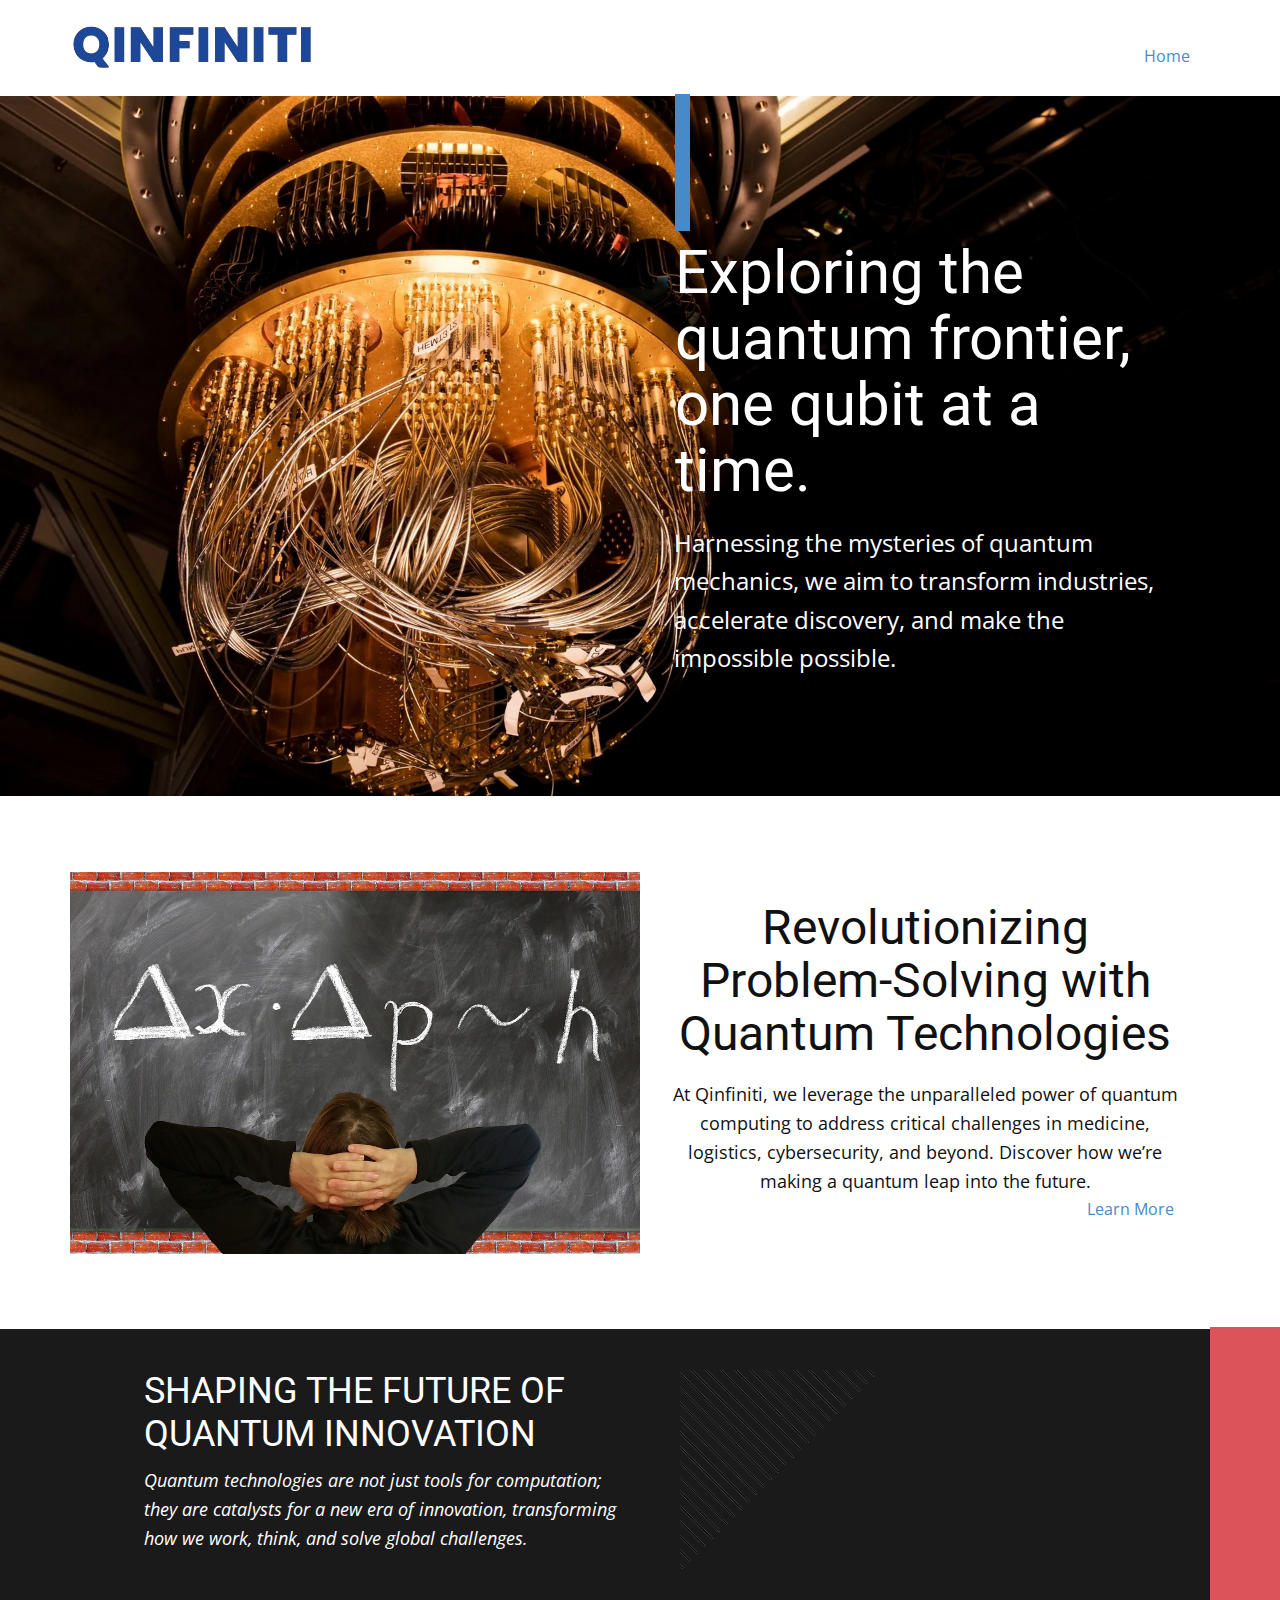
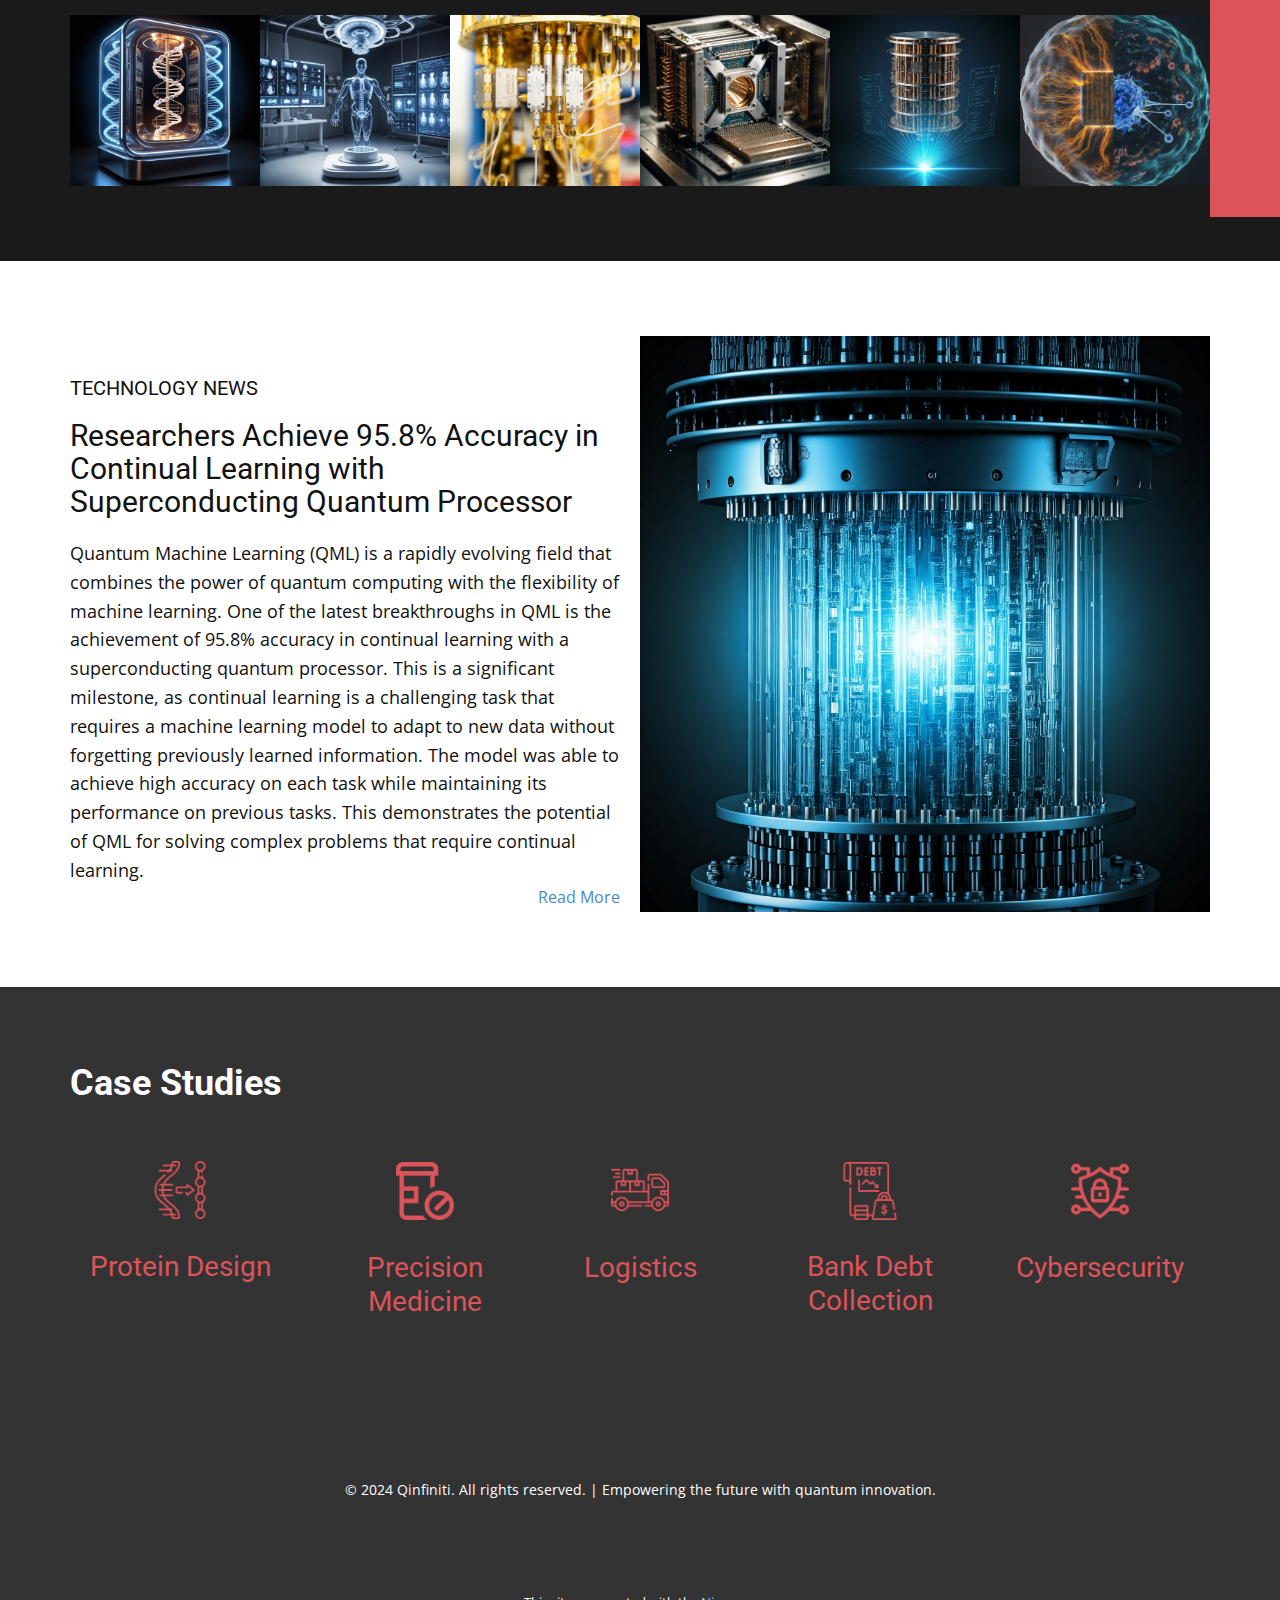
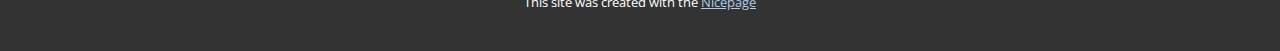
<file: index.html>
<!DOCTYPE html>
<html style="font-size: 16px;" lang="en"><head>
    <meta name="viewport" content="width=device-width, initial-scale=1.0">
    <meta charset="utf-8">
    <meta name="keywords" content="Robots Are The Future, Human-robot, The robots of CES 2019, Technology Trends, Artificial Intelligence Robots And The Future Of Work, INTUITIVE, Robots and AI">
    <meta name="description" content="">
    <title>Home</title>
    <link rel="stylesheet" href="nicepage.css" media="screen">
<link rel="stylesheet" href="index.css" media="screen">
    <script class="u-script" type="text/javascript" src="jquery.js" defer=""></script>
    <script class="u-script" type="text/javascript" src="nicepage.js" defer=""></script>
    <meta name="generator" content="Nicepage 7.1.0, nicepage.com">
    <link id="u-theme-google-font" rel="stylesheet" href="https://fonts.googleapis.com/css?family=Roboto:100,100i,300,300i,400,400i,500,500i,700,700i,900,900i|Open+Sans:300,300i,400,400i,500,500i,600,600i,700,700i,800,800i">
    
    
    
    
    
    
    
    <script type="application/ld+json">{
		"@context": "http://schema.org",
		"@type": "Organization",
		"name": "",
		"logo": "images/logo.png"
}</script>
    <meta name="theme-color" content="#478ac9">
    <meta property="og:title" content="Home">
    <meta property="og:type" content="website">
  <meta data-intl-tel-input-cdn-path="intlTelInput/"></head>
  <body data-home-page="Home.html" data-home-page-title="Home" data-path-to-root="./" data-include-products="false" class="u-body u-xl-mode" data-lang="en"><header class="u-clearfix u-header u-header" id="sec-2166"><div class="u-clearfix u-sheet u-valign-middle u-sheet-1">
        <a href="#" class="u-image u-logo u-image-1" data-image-width="246" data-image-height="48">
          <img src="images/logo.png" class="u-logo-image u-logo-image-1">
        </a>
        <nav class="u-menu u-menu-one-level u-offcanvas u-menu-1">
          <div class="menu-collapse" style="font-size: 1rem; letter-spacing: 0px;">
            <a class="u-button-style u-custom-left-right-menu-spacing u-custom-padding-bottom u-custom-top-bottom-menu-spacing u-hamburger-link u-nav-link u-text-active-palette-1-base u-text-hover-palette-2-base" href="#">
              <svg class="u-svg-link" viewBox="0 0 24 24"><use xlink:href="#menu-hamburger"></use></svg>
              <svg class="u-svg-content" version="1.1" id="menu-hamburger" viewBox="0 0 16 16" x="0px" y="0px" xmlns:xlink="http://www.w3.org/1999/xlink" xmlns="http://www.w3.org/2000/svg"><g><rect y="1" width="16" height="2"></rect><rect y="7" width="16" height="2"></rect><rect y="13" width="16" height="2"></rect>
</g></svg>
            </a>
          </div>
          <div class="u-custom-menu u-nav-container">
            <ul class="u-nav u-unstyled u-nav-1"><li class="u-nav-item"><a class="u-button-style u-nav-link u-text-active-palette-1-base u-text-hover-palette-2-base" href="./" style="padding: 10px 20px;">Home</a>
</li></ul>
          </div>
          <div class="u-custom-menu u-nav-container-collapse">
            <div class="u-black u-container-style u-inner-container-layout u-opacity u-opacity-95 u-sidenav">
              <div class="u-inner-container-layout u-sidenav-overflow">
                <div class="u-menu-close"></div>
                <ul class="u-align-center u-nav u-popupmenu-items u-unstyled u-nav-2"><li class="u-nav-item"><a class="u-button-style u-nav-link" href="./">Home</a>
</li></ul>
              </div>
            </div>
            <div class="u-black u-menu-overlay u-opacity u-opacity-70"></div>
          </div>
        </nav>
      </div></header>
    <section class="skrollable u-clearfix u-image u-parallax u-section-1" id="carousel_db2f" data-image-width="2240" data-image-height="1680">
      <div class="u-clearfix u-sheet u-valign-middle u-sheet-1">
        <div class="custom-expanded u-container-style u-group u-group-1">
          <div class="u-container-layout u-container-layout-1">
            <div class="u-palette-1-base u-shape u-shape-rectangle u-shape-1"></div>
            <h1 class="u-text u-text-white u-title u-text-1"> Exploring the quantum frontier, one qubit at a time.</h1>
            <p class="u-large-text u-text u-text-body-alt-color u-text-variant u-text-2"> Harnessing the mysteries of quantum mechanics, we aim to transform industries, accelerate discovery, and make the impossible possible.</p>
          </div>
        </div>
      </div>
    </section>
    <section class="u-clearfix u-section-2" id="sec-7214">
      <div class="u-clearfix u-sheet u-sheet-1">
        <div class="data-layout-selected u-clearfix u-expanded-width u-layout-wrap u-layout-wrap-1">
          <div class="u-layout">
            <div class="u-layout-row">
              <div class="u-container-style u-image u-layout-cell u-size-30 u-image-1" data-image-width="1280" data-image-height="699">
                <div class="u-container-layout u-container-layout-1"></div>
              </div>
              <div class="u-align-center u-container-align-center u-container-style u-layout-cell u-size-30 u-layout-cell-2">
                <div class="u-container-layout u-container-layout-2">
                  <h2 class="u-text u-text-default u-text-1"> Revolutionizing Problem-Solving with Quantum Technologies</h2>
                  <p class="u-text u-text-default u-text-2"> At Qinfiniti, we leverage the unparalleled power of quantum computing to address critical challenges in medicine, logistics, cybersecurity, and beyond. Discover how we’re making a quantum leap into the future.<br>
                  </p>
                  <a href="" class="u-border-1 u-border-active-palette-2-base u-border-hover-palette-1-base u-border-no-left u-border-no-right u-border-no-top u-btn u-button-style u-none u-text-palette-1-base u-btn-1">Learn More </a>
                </div>
              </div>
            </div>
          </div>
        </div>
      </div>
    </section>
    <section class="u-clearfix u-grey-90 u-section-3" id="carousel_3328">
      <div class="custom-expanded u-palette-2-base u-shape u-shape-rectangle u-shape-1"></div>
      <div class="custom-expanded u-container-style u-group u-group-1">
        <div class="u-container-layout u-container-layout-1">
          <h3 class="u-text u-text-1"> SHAPING THE FUTURE OF QUANTUM INNOVATION</h3>
          <p class="u-text u-text-2"> Quantum technologies are not just tools for computation; they are catalysts for a new era of innovation, transforming how we work, think, and solve global challenges.</p>
        </div>
      </div>
      <div class="data-layout-selected u-clearfix u-gutter-0 u-layout-wrap u-layout-wrap-1">
        <div class="u-gutter-0 u-layout">
          <div class="u-layout-row">
            <div class="u-container-style u-image u-layout-cell u-left-cell u-size-10 u-image-1" data-image-width="1024" data-image-height="1024">
              <div class="u-container-layout"></div>
            </div>
            <div class="u-container-style u-image u-layout-cell u-size-10 u-image-2" data-image-width="1024" data-image-height="1024">
              <div class="u-container-layout"></div>
            </div>
            <div class="u-container-style u-image u-layout-cell u-size-10 u-image-3" data-image-width="1380" data-image-height="776">
              <div class="u-container-layout"></div>
            </div>
            <div class="u-container-style u-image u-layout-cell u-size-10 u-image-4" data-image-width="1024" data-image-height="1024">
              <div class="u-container-layout"></div>
            </div>
            <div class="u-container-style u-image u-layout-cell u-size-10 u-image-5" data-image-width="2048" data-image-height="2048">
              <div class="u-container-layout"></div>
            </div>
            <div class="u-container-style u-image u-layout-cell u-size-10 u-image-6" data-image-width="1536" data-image-height="1536">
              <div class="u-container-layout"></div>
            </div>
          </div>
        </div>
      </div>
      <img src="images/1q.png" alt="" class="u-image u-image-default u-image-7" data-image-width="395" data-image-height="396">
    </section>
    <section class="u-clearfix u-section-4" id="carousel_792d">
      <div class="u-clearfix u-sheet u-sheet-1">
        <div class="data-layout-selected u-clearfix u-expanded-width u-gutter-0 u-layout-spacing-top u-layout-wrap u-layout-wrap-1">
          <div class="u-gutter-0 u-layout">
            <div class="u-layout-row">
              <div class="u-container-style u-layout-cell u-left-cell u-size-30 u-layout-cell-1">
                <div class="u-container-layout u-container-layout-1">
                  <h5 class="u-text u-text-1">TECHNOLOGY NEWS</h5>
                  <h2 class="u-text u-text-2"> Researchers Achieve 95.8% Accuracy in Continual Learning with Superconducting Quantum Processor</h2>
                  <p class="u-text u-text-3"> Quantum Machine Learning (QML) is a rapidly evolving field that combines the power of quantum computing with the flexibility of machine learning. One of the latest breakthroughs in QML is the achievement of 95.8% accuracy in continual learning with a superconducting quantum processor. This is a significant milestone, as continual learning is a challenging task that requires a machine learning model to adapt to new data without forgetting previously learned information. The model was able to achieve high accuracy on each task while maintaining its performance on previous tasks. This demonstrates the potential of QML for solving complex problems that require continual learning.<br>
                  </p>
                  <a href="https://thequantuminsider.com/2024/09/18/quantum-machine-learning-advances-researchers-achieve-95-8-accuracy-in-continual-learning-with-superconducting-quantum-processor/" class="u-border-1 u-border-active-palette-2-base u-border-hover-palette-1-base u-border-no-left u-border-no-right u-border-no-top u-btn u-button-style u-none u-text-palette-1-base u-btn-1" target="_blank">Read More </a>
                </div>
              </div>
              <div class="u-align-left u-container-align-left u-container-style u-image u-layout-cell u-right-cell u-size-30 u-image-1" data-image-width="2048" data-image-height="2048">
                <div class="u-container-layout u-valign-middle u-container-layout-2" src=""></div>
              </div>
            </div>
          </div>
        </div>
      </div>
    </section>
    <section class="u-clearfix u-grey-80 u-section-5" id="carousel_dd11">
      <div class="u-clearfix u-sheet u-sheet-1">
        <h3 class="u-text u-text-default u-text-1">Case Studies</h3>
        <div class="data-layout-selected u-align-left-lg u-align-left-md u-align-left-sm u-align-left-xl u-clearfix u-expanded-width u-gutter-10 u-layout-spacing-vertical u-layout-wrap u-layout-wrap-1">
          <div class="u-gutter-0 u-layout">
            <div class="u-layout-row">
              <div class="u-align-left u-container-align-left u-container-style u-layout-cell u-shape-rectangle u-size-12 u-layout-cell-1">
                <div class="u-container-layout u-container-layout-1">
                  <span class="u-align-center u-file-icon u-icon u-text-palette-2-base u-icon-1">
                    <img src="images/10008899-e73f02a7.png" alt="">
                  </span>
                  <h3 class="u-align-center u-text u-text-palette-2-base u-text-2"> Pro​tein Design</h3>
                </div>
              </div>
              <div class="u-align-left u-container-align-left u-container-style u-layout-cell u-shape-rectangle u-size-12 u-layout-cell-2">
                <div class="u-container-layout u-container-layout-2">
                  <span class="u-align-center u-file-icon u-icon u-text-palette-2-base u-icon-2">
                    <img src="images/1523165-47bfcf70.png" alt="">
                  </span>
                  <h3 class="u-align-center u-text u-text-palette-2-base u-text-3">Precision Medicine</h3>
                </div>
              </div>
              <div class="u-align-left u-container-align-left-lg u-container-align-left-xl u-container-style u-layout-cell u-shape-rectangle u-size-12 u-layout-cell-3">
                <div class="u-container-layout u-container-layout-3">
                  <span class="u-align-center u-file-icon u-icon u-text-palette-2-base u-icon-3">
                    <img src="images/12981637-bb38d638.png" alt="">
                  </span>
                  <h3 class="u-align-center u-text u-text-palette-2-base u-text-4"> Logistics</h3>
                </div>
              </div>
              <div class="u-container-style u-layout-cell u-shape-rectangle u-size-12 u-layout-cell-4">
                <div class="u-container-layout u-container-layout-4">
                  <span class="u-align-center u-file-icon u-icon u-text-palette-2-base u-icon-4">
                    <img src="images/8583677-c11063c1.png" alt="">
                  </span>
                  <h3 class="u-align-center u-text u-text-palette-2-base u-text-5"> Bank Debt Collection</h3>
                </div>
              </div>
              <div class="u-container-style u-layout-cell u-shape-rectangle u-size-12 u-layout-cell-5">
                <div class="u-container-layout u-container-layout-5">
                  <span class="u-align-center u-file-icon u-icon u-text-palette-2-base u-icon-5">
                    <img src="images/4744226-2c523e61.png" alt="">
                  </span>
                  <h3 class="u-align-center u-text u-text-palette-2-base u-text-6"> Cybersecurity</h3>
                </div>
              </div>
            </div>
          </div>
        </div>
      </div>
    </section>
    
    
    
    <footer class="u-align-center u-clearfix u-container-align-center u-footer u-grey-80 u-footer" id="sec-8e0b"><div class="u-clearfix u-sheet u-sheet-1">
        <p class="u-align-center u-small-text u-text u-text-variant u-text-1"> © 2024 Qinfiniti. All rights reserved. | Empowering the future with quantum innovation.</p>
      </div></footer>
    <section class="u-backlink u-clearfix u-grey-80">
      <p class="u-text">
        <span>This site was created with the </span>
        <a class="u-link" href="https://nicepage.com/" target="_blank" rel="nofollow">
          <span>Nicepage</span>
        </a>
      </p>
    </section>
  
</body></html>
</file>
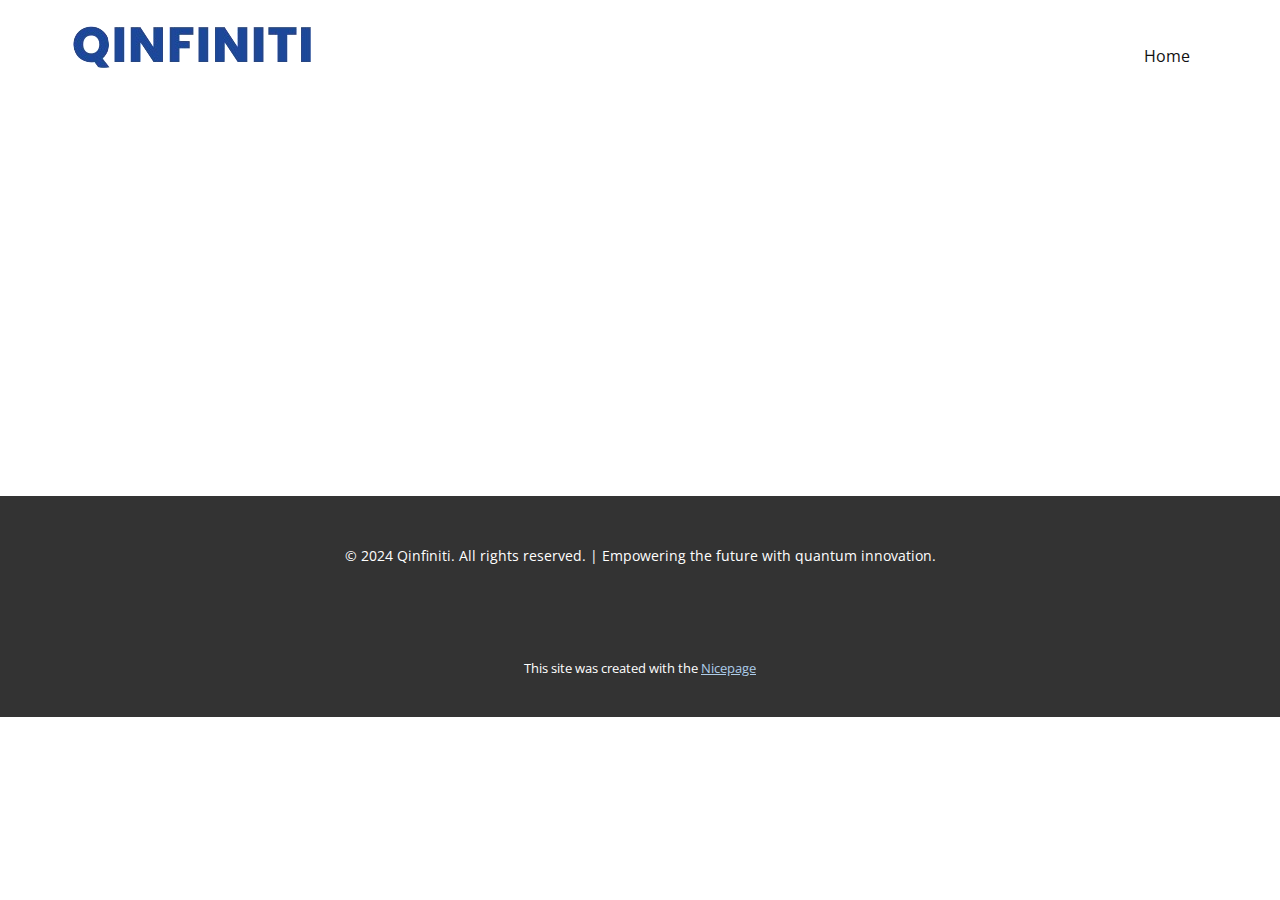
<file: About.html>
<!DOCTYPE html>
<html style="font-size: 16px;" lang="en"><head>
    <meta name="viewport" content="width=device-width, initial-scale=1.0">
    <meta charset="utf-8">
    <meta name="keywords" content="">
    <meta name="description" content="">
    <title>About</title>
    <link rel="stylesheet" href="nicepage.css" media="screen">
<link rel="stylesheet" href="About.css" media="screen">
    <script class="u-script" type="text/javascript" src="jquery.js" defer=""></script>
    <script class="u-script" type="text/javascript" src="nicepage.js" defer=""></script>
    <meta name="generator" content="Nicepage 7.1.0, nicepage.com">
    <link id="u-theme-google-font" rel="stylesheet" href="https://fonts.googleapis.com/css?family=Roboto:100,100i,300,300i,400,400i,500,500i,700,700i,900,900i|Open+Sans:300,300i,400,400i,500,500i,600,600i,700,700i,800,800i">
    
    
    
    <script type="application/ld+json">{
		"@context": "http://schema.org",
		"@type": "Organization",
		"name": "",
		"logo": "images/logo.png"
}</script>
    <meta name="theme-color" content="#478ac9">
    <meta property="og:title" content="About">
    <meta property="og:type" content="website">
  <meta data-intl-tel-input-cdn-path="intlTelInput/"></head>
  <body data-path-to-root="./" data-include-products="false" class="u-body u-xl-mode" data-lang="en"><header class="u-clearfix u-header u-header" id="sec-2166"><div class="u-clearfix u-sheet u-valign-middle u-sheet-1">
        <a href="#" class="u-image u-logo u-image-1" data-image-width="246" data-image-height="48">
          <img src="images/logo.png" class="u-logo-image u-logo-image-1">
        </a>
        <nav class="u-menu u-menu-one-level u-offcanvas u-menu-1">
          <div class="menu-collapse" style="font-size: 1rem; letter-spacing: 0px;">
            <a class="u-button-style u-custom-left-right-menu-spacing u-custom-padding-bottom u-custom-top-bottom-menu-spacing u-hamburger-link u-nav-link u-text-active-palette-1-base u-text-hover-palette-2-base" href="#">
              <svg class="u-svg-link" viewBox="0 0 24 24"><use xlink:href="#menu-hamburger"></use></svg>
              <svg class="u-svg-content" version="1.1" id="menu-hamburger" viewBox="0 0 16 16" x="0px" y="0px" xmlns:xlink="http://www.w3.org/1999/xlink" xmlns="http://www.w3.org/2000/svg"><g><rect y="1" width="16" height="2"></rect><rect y="7" width="16" height="2"></rect><rect y="13" width="16" height="2"></rect>
</g></svg>
            </a>
          </div>
          <div class="u-custom-menu u-nav-container">
            <ul class="u-nav u-unstyled u-nav-1"><li class="u-nav-item"><a class="u-button-style u-nav-link u-text-active-palette-1-base u-text-hover-palette-2-base" href="./" style="padding: 10px 20px;">Home</a>
</li></ul>
          </div>
          <div class="u-custom-menu u-nav-container-collapse">
            <div class="u-black u-container-style u-inner-container-layout u-opacity u-opacity-95 u-sidenav">
              <div class="u-inner-container-layout u-sidenav-overflow">
                <div class="u-menu-close"></div>
                <ul class="u-align-center u-nav u-popupmenu-items u-unstyled u-nav-2"><li class="u-nav-item"><a class="u-button-style u-nav-link" href="./">Home</a>
</li></ul>
              </div>
            </div>
            <div class="u-black u-menu-overlay u-opacity u-opacity-70"></div>
          </div>
        </nav>
      </div></header>
    <section class="u-clearfix u-section-1" id="sec-2b89">
      <div class="u-clearfix u-sheet u-sheet-1"></div>
    </section>
    
    
    
    <footer class="u-align-center u-clearfix u-container-align-center u-footer u-grey-80 u-footer" id="sec-8e0b"><div class="u-clearfix u-sheet u-sheet-1">
        <p class="u-align-center u-small-text u-text u-text-variant u-text-1"> © 2024 Qinfiniti. All rights reserved. | Empowering the future with quantum innovation.</p>
      </div></footer>
    <section class="u-backlink u-clearfix u-grey-80">
      <p class="u-text">
        <span>This site was created with the </span>
        <a class="u-link" href="https://nicepage.com/" target="_blank" rel="nofollow">
          <span>Nicepage</span>
        </a>
      </p>
    </section>
  
</body></html>
</file>
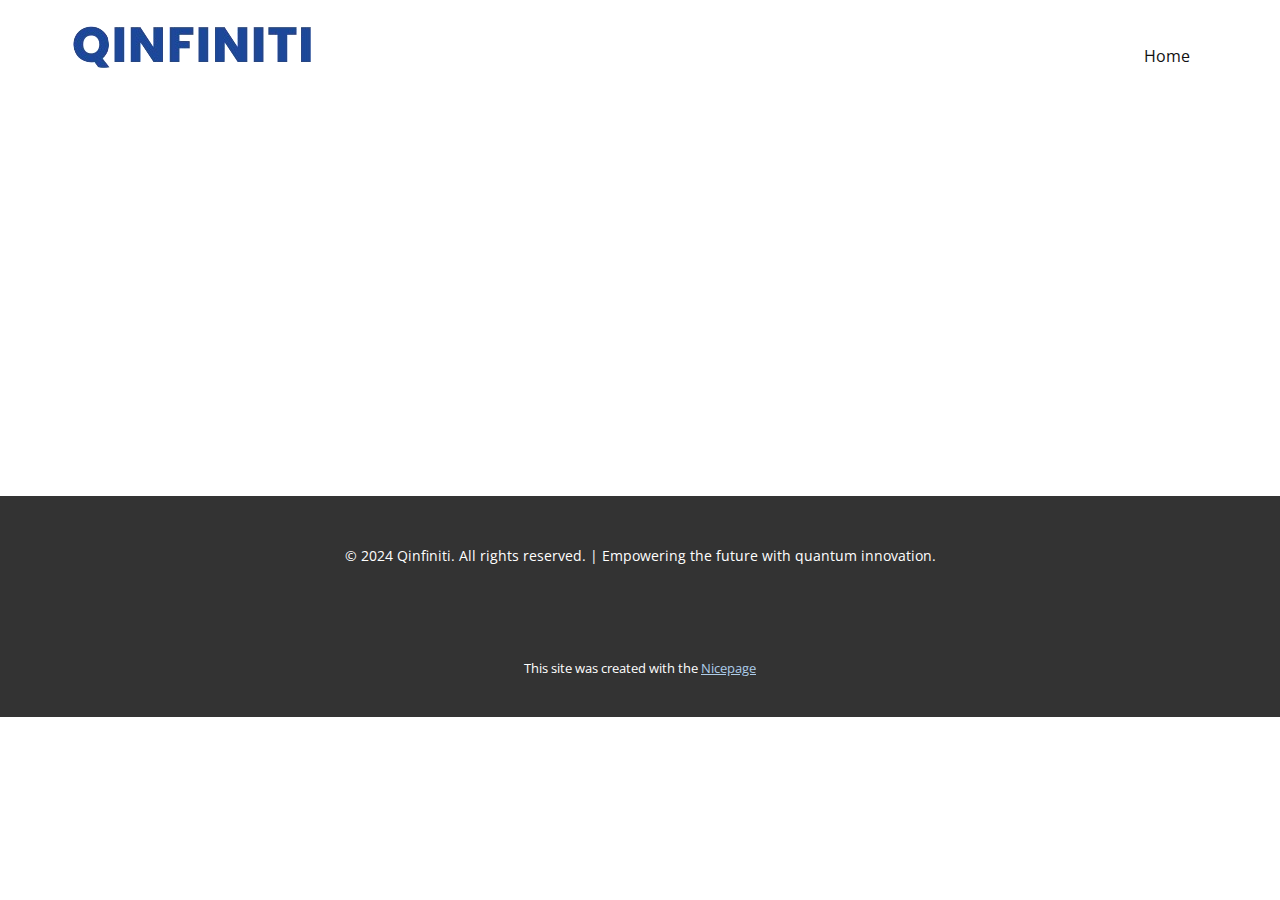
<file: Contact.html>
<!DOCTYPE html>
<html style="font-size: 16px;" lang="en"><head>
    <meta name="viewport" content="width=device-width, initial-scale=1.0">
    <meta charset="utf-8">
    <meta name="keywords" content="">
    <meta name="description" content="">
    <title>Contact</title>
    <link rel="stylesheet" href="nicepage.css" media="screen">
<link rel="stylesheet" href="Contact.css" media="screen">
    <script class="u-script" type="text/javascript" src="jquery.js" defer=""></script>
    <script class="u-script" type="text/javascript" src="nicepage.js" defer=""></script>
    <meta name="generator" content="Nicepage 7.1.0, nicepage.com">
    <link id="u-theme-google-font" rel="stylesheet" href="https://fonts.googleapis.com/css?family=Roboto:100,100i,300,300i,400,400i,500,500i,700,700i,900,900i|Open+Sans:300,300i,400,400i,500,500i,600,600i,700,700i,800,800i">
    
    
    
    <script type="application/ld+json">{
		"@context": "http://schema.org",
		"@type": "Organization",
		"name": "",
		"logo": "images/logo.png"
}</script>
    <meta name="theme-color" content="#478ac9">
    <meta property="og:title" content="Contact">
    <meta property="og:type" content="website">
  <meta data-intl-tel-input-cdn-path="intlTelInput/"></head>
  <body data-path-to-root="./" data-include-products="false" class="u-body u-xl-mode" data-lang="en"><header class="u-clearfix u-header u-header" id="sec-2166"><div class="u-clearfix u-sheet u-valign-middle u-sheet-1">
        <a href="#" class="u-image u-logo u-image-1" data-image-width="246" data-image-height="48">
          <img src="images/logo.png" class="u-logo-image u-logo-image-1">
        </a>
        <nav class="u-menu u-menu-one-level u-offcanvas u-menu-1">
          <div class="menu-collapse" style="font-size: 1rem; letter-spacing: 0px;">
            <a class="u-button-style u-custom-left-right-menu-spacing u-custom-padding-bottom u-custom-top-bottom-menu-spacing u-hamburger-link u-nav-link u-text-active-palette-1-base u-text-hover-palette-2-base" href="#">
              <svg class="u-svg-link" viewBox="0 0 24 24"><use xlink:href="#menu-hamburger"></use></svg>
              <svg class="u-svg-content" version="1.1" id="menu-hamburger" viewBox="0 0 16 16" x="0px" y="0px" xmlns:xlink="http://www.w3.org/1999/xlink" xmlns="http://www.w3.org/2000/svg"><g><rect y="1" width="16" height="2"></rect><rect y="7" width="16" height="2"></rect><rect y="13" width="16" height="2"></rect>
</g></svg>
            </a>
          </div>
          <div class="u-custom-menu u-nav-container">
            <ul class="u-nav u-unstyled u-nav-1"><li class="u-nav-item"><a class="u-button-style u-nav-link u-text-active-palette-1-base u-text-hover-palette-2-base" href="./" style="padding: 10px 20px;">Home</a>
</li></ul>
          </div>
          <div class="u-custom-menu u-nav-container-collapse">
            <div class="u-black u-container-style u-inner-container-layout u-opacity u-opacity-95 u-sidenav">
              <div class="u-inner-container-layout u-sidenav-overflow">
                <div class="u-menu-close"></div>
                <ul class="u-align-center u-nav u-popupmenu-items u-unstyled u-nav-2"><li class="u-nav-item"><a class="u-button-style u-nav-link" href="./">Home</a>
</li></ul>
              </div>
            </div>
            <div class="u-black u-menu-overlay u-opacity u-opacity-70"></div>
          </div>
        </nav>
      </div></header>
    <section class="u-clearfix u-section-1" id="sec-c2f1">
      <div class="u-clearfix u-sheet u-sheet-1"></div>
    </section>
    
    
    
    <footer class="u-align-center u-clearfix u-container-align-center u-footer u-grey-80 u-footer" id="sec-8e0b"><div class="u-clearfix u-sheet u-sheet-1">
        <p class="u-align-center u-small-text u-text u-text-variant u-text-1"> © 2024 Qinfiniti. All rights reserved. | Empowering the future with quantum innovation.</p>
      </div></footer>
    <section class="u-backlink u-clearfix u-grey-80">
      <p class="u-text">
        <span>This site was created with the </span>
        <a class="u-link" href="https://nicepage.com/" target="_blank" rel="nofollow">
          <span>Nicepage</span>
        </a>
      </p>
    </section>
  
</body></html>
</file>
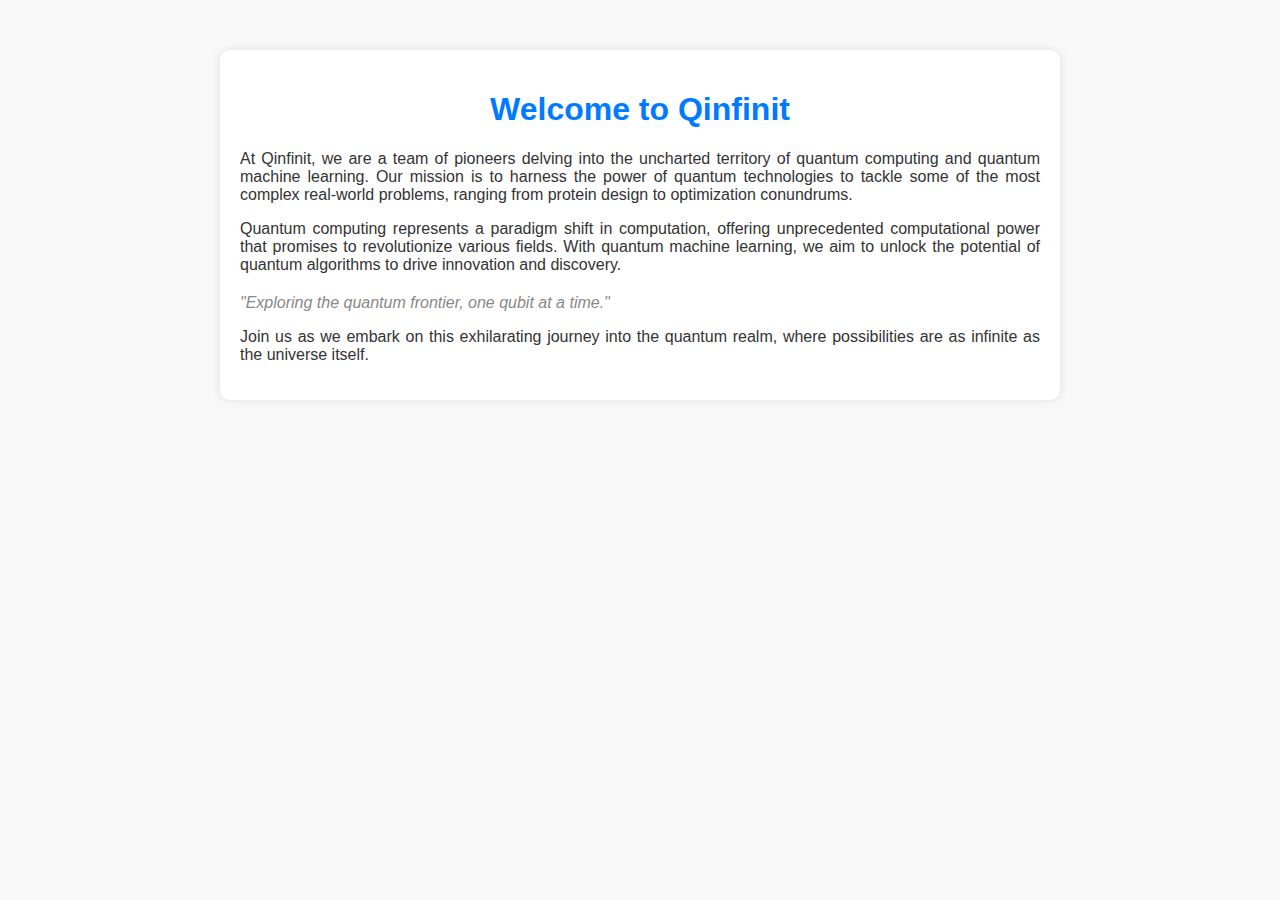
<file: main.html>
<!DOCTYPE html>

<html lang="en">

<head>

    <meta charset="UTF-8">

    <meta name="viewport" content="width=device-width, initial-scale=1.0">

    <title>Qinfinit - Unreconstructed Quantum Computing Team</title>

    <style>

        body {

            font-family: Arial, sans-serif;

            margin: 0;

            padding: 0;

            background-color: #f8f8f8;

            color: #333;

        }

        .container {

            max-width: 800px;

            margin: 50px auto;

            padding: 20px;

            background-color: #fff;

            border-radius: 10px;

            box-shadow: 0 0 10px rgba(0,0,0,0.1);

        }

        h1 {

            text-align: center;

            color: #007bff;

        }

        p {

            text-align: justify;

        }

        .quote {

            font-style: italic;

            text-align: center;

            margin-top: 20px;

            color: #888;

        }

    </style>

</head>

<body>

    <div class="container">

        <h1>Welcome to Qinfinit</h1>

        <p>At Qinfinit, we are a team of pioneers delving into the uncharted territory of quantum computing and quantum machine learning. Our mission is to harness the power of quantum technologies to tackle some of the most complex real-world problems, ranging from protein design to optimization conundrums.</p>

        <p>Quantum computing represents a paradigm shift in computation, offering unprecedented computational power that promises to revolutionize various fields. With quantum machine learning, we aim to unlock the potential of quantum algorithms to drive innovation and discovery.</p>

        <div class="quote">

            <p>"Exploring the quantum frontier, one qubit at a time."</p>

        </div>

        <p>Join us as we embark on this exhilarating journey into the quantum realm, where possibilities are as infinite as the universe itself.</p>

    </div>

</body>

</html>
</file>
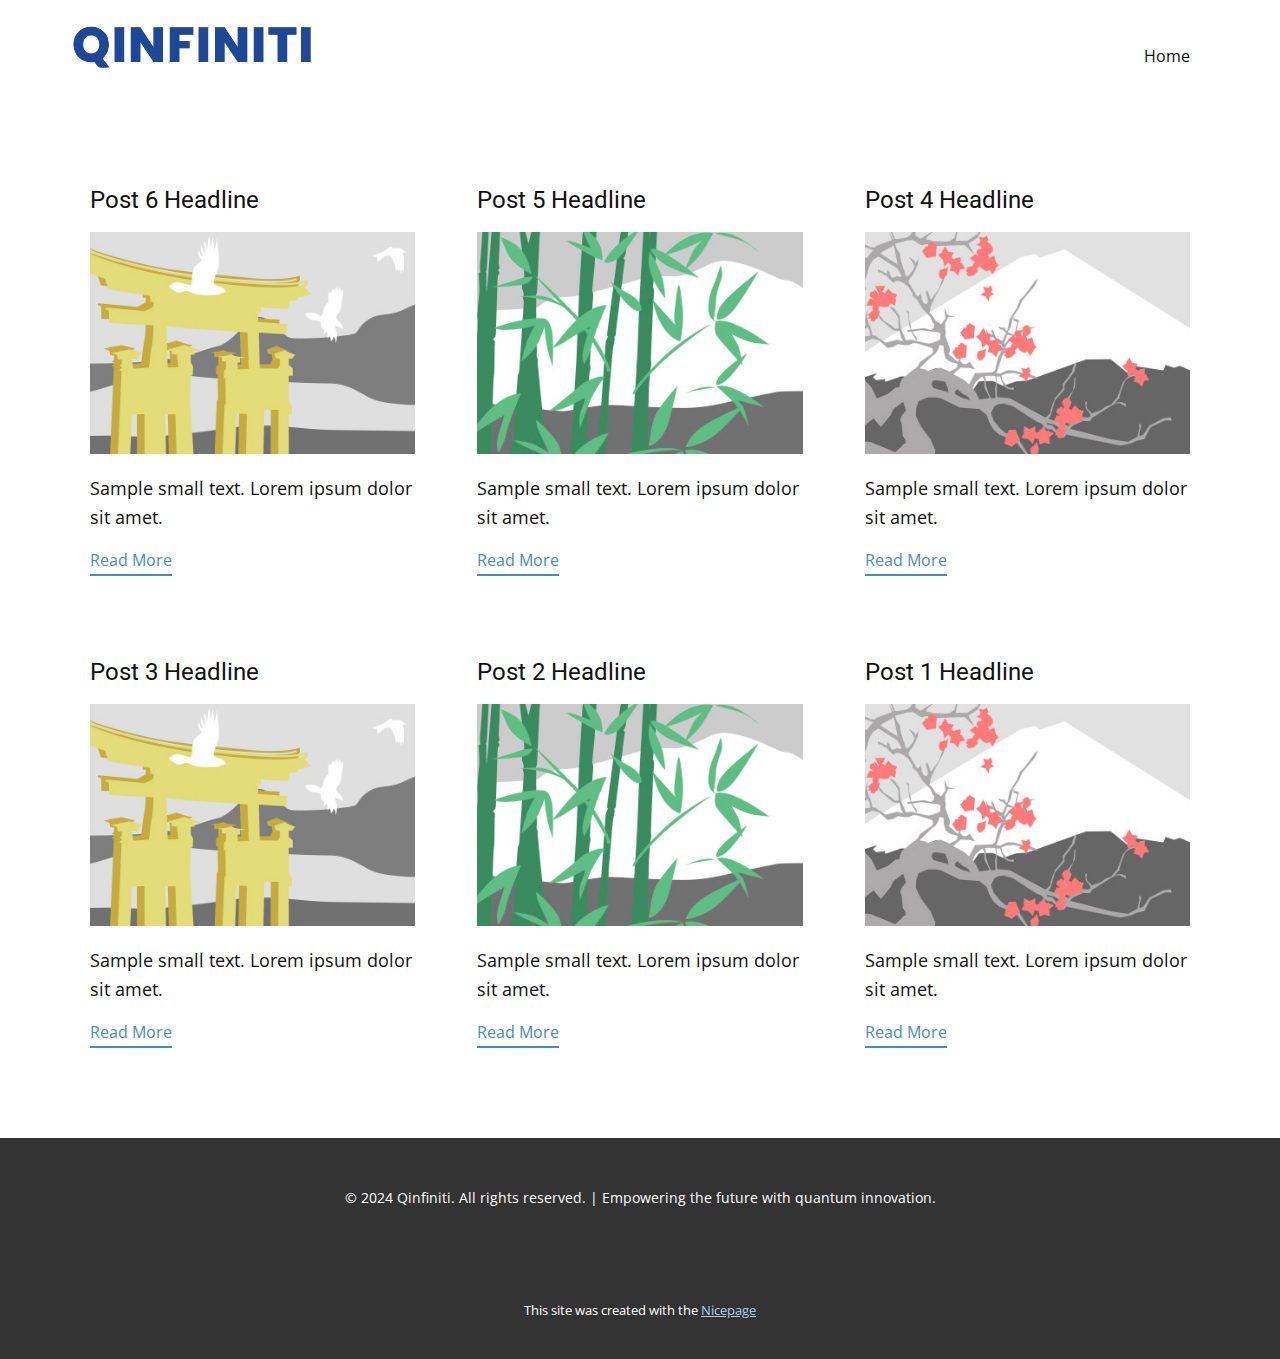
<file: blog/blog.html>
<!DOCTYPE html>
<html style="font-size: 16px;" lang="en"><head>
    <meta name="viewport" content="width=device-width, initial-scale=1.0">
    <meta charset="utf-8">
    <meta name="keywords" content="">
    <meta name="description" content="">
    <title>Blog</title>
    <link rel="stylesheet" href="../nicepage.css" media="screen">
<link rel="stylesheet" href="../Blog-Template.css" media="screen">
    <script class="u-script" type="text/javascript" src="../jquery.js" defer=""></script>
    <script class="u-script" type="text/javascript" src="../nicepage.js" defer=""></script>
    <meta name="generator" content="Nicepage 7.1.0, nicepage.com">
    <link id="u-theme-google-font" rel="stylesheet" href="https://fonts.googleapis.com/css?family=Roboto:100,100i,300,300i,400,400i,500,500i,700,700i,900,900i|Open+Sans:300,300i,400,400i,500,500i,600,600i,700,700i,800,800i">
    
    
    
    <script type="application/ld+json">{
		"@context": "http://schema.org",
		"@type": "Organization",
		"name": "",
		"logo": "images/logo.png"
}</script>
    <meta name="theme-color" content="#478ac9">
  <meta data-intl-tel-input-cdn-path="intlTelInput/"></head>
  <body data-path-to-root="./" data-include-products="false" class="u-body u-xl-mode" data-lang="en"><header class="u-clearfix u-header u-header" id="sec-2166"><div class="u-clearfix u-sheet u-valign-middle u-sheet-1">
        <a href="#" class="u-image u-logo u-image-1" data-image-width="246" data-image-height="48">
          <img src="../images/logo.png" class="u-logo-image u-logo-image-1">
        </a>
        <nav class="u-menu u-menu-one-level u-offcanvas u-menu-1">
          <div class="menu-collapse" style="font-size: 1rem; letter-spacing: 0px;">
            <a class="u-button-style u-custom-left-right-menu-spacing u-custom-padding-bottom u-custom-top-bottom-menu-spacing u-hamburger-link u-nav-link u-text-active-palette-1-base u-text-hover-palette-2-base" href="#">
              <svg class="u-svg-link" viewBox="0 0 24 24"><use xlink:href="#menu-hamburger"></use></svg>
              <svg class="u-svg-content" version="1.1" id="menu-hamburger" viewBox="0 0 16 16" x="0px" y="0px" xmlns:xlink="http://www.w3.org/1999/xlink" xmlns="http://www.w3.org/2000/svg"><g><rect y="1" width="16" height="2"></rect><rect y="7" width="16" height="2"></rect><rect y="13" width="16" height="2"></rect>
</g></svg>
            </a>
          </div>
          <div class="u-custom-menu u-nav-container">
            <ul class="u-nav u-unstyled u-nav-1"><li class="u-nav-item"><a class="u-button-style u-nav-link u-text-active-palette-1-base u-text-hover-palette-2-base" href="../" style="padding: 10px 20px;">Home</a>
</li></ul>
          </div>
          <div class="u-custom-menu u-nav-container-collapse">
            <div class="u-black u-container-style u-inner-container-layout u-opacity u-opacity-95 u-sidenav">
              <div class="u-inner-container-layout u-sidenav-overflow">
                <div class="u-menu-close"></div>
                <ul class="u-align-center u-nav u-popupmenu-items u-unstyled u-nav-2"><li class="u-nav-item"><a class="u-button-style u-nav-link" href="../">Home</a>
</li></ul>
              </div>
            </div>
            <div class="u-black u-menu-overlay u-opacity u-opacity-70"></div>
          </div>
        </nav>
      </div></header>
    <section class="u-clearfix u-section-1" id="sec-f973">
      <div class="u-clearfix u-sheet u-valign-middle u-sheet-1"><!--blog--><!--blog_options_json--><!--{"type":"Recent","source":"","tags":"","count":""}--><!--/blog_options_json-->
        <div class="u-blog u-expanded-width u-blog-1">
          <div class="u-list-control"></div>
          <div class="u-repeater u-repeater-1"><!--blog_post-->
            <div class="u-blog-post u-container-style u-repeater-item u-white u-repeater-item-1">
              <div class="u-container-layout u-similar-container u-valign-top u-container-layout-1"><!--blog_post_header-->
                <h4 class="u-blog-control u-text u-text-1">
                  <a class="u-post-header-link" href="../blog/post-5.html">Post 6 Headline</a>
                </h4><!--/blog_post_header--><!--blog_post_image-->
                <a class="u-post-header-link" href="../blog/post-5.html"><img alt="" class="u-blog-control u-expanded-width u-image u-image-default u-image-1" src="../images/8ad73f3c.jpeg"></a><!--/blog_post_image--><!--blog_post_content-->
                <div class="u-blog-control u-post-content u-text u-text-2 fr-view">Sample small text. Lorem ipsum dolor sit amet.</div><!--/blog_post_content--><!--blog_post_readmore-->
                <a href="../blog/post-5.html" class="u-blog-control u-border-2 u-border-no-left u-border-no-right u-border-no-top u-border-palette-1-base u-btn u-btn-rectangle u-button-style u-none u-btn-1"><!--blog_post_readmore_content--><!--options_json--><!--{"content":"","defaultValue":"Read More"}--><!--/options_json-->Read More<!--/blog_post_readmore_content--></a><!--/blog_post_readmore-->
              </div>
            </div><div class="u-blog-post u-container-style u-repeater-item u-video-cover u-white">
              <div class="u-container-layout u-similar-container u-valign-top u-container-layout-2"><!--blog_post_header-->
                <h4 class="u-blog-control u-text u-text-3">
                  <a class="u-post-header-link" href="../blog/post-4.html">Post 5 Headline</a>
                </h4><!--/blog_post_header--><!--blog_post_image-->
                <a class="u-post-header-link" href="../blog/post-4.html"><img alt="" class="u-blog-control u-expanded-width u-image u-image-default u-image-2" src="../images/68f64b9d.jpeg"></a><!--/blog_post_image--><!--blog_post_content-->
                <div class="u-blog-control u-post-content u-text u-text-4 fr-view">Sample small text. Lorem ipsum dolor sit amet.</div><!--/blog_post_content--><!--blog_post_readmore-->
                <a href="../blog/post-4.html" class="u-blog-control u-border-2 u-border-no-left u-border-no-right u-border-no-top u-border-palette-1-base u-btn u-btn-rectangle u-button-style u-none u-btn-2"><!--blog_post_readmore_content--><!--options_json--><!--{"content":"","defaultValue":"Read More"}--><!--/options_json-->Read More<!--/blog_post_readmore_content--></a><!--/blog_post_readmore-->
              </div>
            </div><div class="u-blog-post u-container-style u-repeater-item u-video-cover u-white">
              <div class="u-container-layout u-similar-container u-valign-top u-container-layout-3"><!--blog_post_header-->
                <h4 class="u-blog-control u-text u-text-5">
                  <a class="u-post-header-link" href="../blog/post-3.html">Post 4 Headline</a>
                </h4><!--/blog_post_header--><!--blog_post_image-->
                <a class="u-post-header-link" href="../blog/post-3.html"><img alt="" class="u-blog-control u-expanded-width u-image u-image-default u-image-3" src="../images/0fd3416c.jpeg"></a><!--/blog_post_image--><!--blog_post_content-->
                <div class="u-blog-control u-post-content u-text u-text-6 fr-view">Sample small text. Lorem ipsum dolor sit amet.</div><!--/blog_post_content--><!--blog_post_readmore-->
                <a href="../blog/post-3.html" class="u-blog-control u-border-2 u-border-no-left u-border-no-right u-border-no-top u-border-palette-1-base u-btn u-btn-rectangle u-button-style u-none u-btn-3"><!--blog_post_readmore_content--><!--options_json--><!--{"content":"","defaultValue":"Read More"}--><!--/options_json-->Read More<!--/blog_post_readmore_content--></a><!--/blog_post_readmore-->
              </div>
            </div><div class="u-blog-post u-container-style u-repeater-item u-white u-repeater-item-1">
              <div class="u-container-layout u-similar-container u-valign-top u-container-layout-1"><!--blog_post_header-->
                <h4 class="u-blog-control u-text u-text-1">
                  <a class="u-post-header-link" href="../blog/post-2.html">Post 3 Headline</a>
                </h4><!--/blog_post_header--><!--blog_post_image-->
                <a class="u-post-header-link" href="../blog/post-2.html"><img alt="" class="u-blog-control u-expanded-width u-image u-image-default u-image-1" src="../images/8ad73f3c.jpeg"></a><!--/blog_post_image--><!--blog_post_content-->
                <div class="u-blog-control u-post-content u-text u-text-2 fr-view">Sample small text. Lorem ipsum dolor sit amet.</div><!--/blog_post_content--><!--blog_post_readmore-->
                <a href="../blog/post-2.html" class="u-blog-control u-border-2 u-border-no-left u-border-no-right u-border-no-top u-border-palette-1-base u-btn u-btn-rectangle u-button-style u-none u-btn-1"><!--blog_post_readmore_content--><!--options_json--><!--{"content":"","defaultValue":"Read More"}--><!--/options_json-->Read More<!--/blog_post_readmore_content--></a><!--/blog_post_readmore-->
              </div>
            </div><div class="u-blog-post u-container-style u-repeater-item u-video-cover u-white">
              <div class="u-container-layout u-similar-container u-valign-top u-container-layout-2"><!--blog_post_header-->
                <h4 class="u-blog-control u-text u-text-3">
                  <a class="u-post-header-link" href="../blog/post-1.html">Post 2 Headline</a>
                </h4><!--/blog_post_header--><!--blog_post_image-->
                <a class="u-post-header-link" href="../blog/post-1.html"><img alt="" class="u-blog-control u-expanded-width u-image u-image-default u-image-2" src="../images/68f64b9d.jpeg"></a><!--/blog_post_image--><!--blog_post_content-->
                <div class="u-blog-control u-post-content u-text u-text-4 fr-view">Sample small text. Lorem ipsum dolor sit amet.</div><!--/blog_post_content--><!--blog_post_readmore-->
                <a href="../blog/post-1.html" class="u-blog-control u-border-2 u-border-no-left u-border-no-right u-border-no-top u-border-palette-1-base u-btn u-btn-rectangle u-button-style u-none u-btn-2"><!--blog_post_readmore_content--><!--options_json--><!--{"content":"","defaultValue":"Read More"}--><!--/options_json-->Read More<!--/blog_post_readmore_content--></a><!--/blog_post_readmore-->
              </div>
            </div><div class="u-blog-post u-container-style u-repeater-item u-video-cover u-white">
              <div class="u-container-layout u-similar-container u-valign-top u-container-layout-3"><!--blog_post_header-->
                <h4 class="u-blog-control u-text u-text-5">
                  <a class="u-post-header-link" href="../blog/post.html">Post 1 Headline</a>
                </h4><!--/blog_post_header--><!--blog_post_image-->
                <a class="u-post-header-link" href="../blog/post.html"><img alt="" class="u-blog-control u-expanded-width u-image u-image-default u-image-3" src="../images/0fd3416c.jpeg"></a><!--/blog_post_image--><!--blog_post_content-->
                <div class="u-blog-control u-post-content u-text u-text-6 fr-view">Sample small text. Lorem ipsum dolor sit amet.</div><!--/blog_post_content--><!--blog_post_readmore-->
                <a href="../blog/post.html" class="u-blog-control u-border-2 u-border-no-left u-border-no-right u-border-no-top u-border-palette-1-base u-btn u-btn-rectangle u-button-style u-none u-btn-3"><!--blog_post_readmore_content--><!--options_json--><!--{"content":"","defaultValue":"Read More"}--><!--/options_json-->Read More<!--/blog_post_readmore_content--></a><!--/blog_post_readmore-->
              </div>
            </div><!--/blog_post--><!--blog_post-->
            <!--/blog_post--><!--blog_post-->
            <!--/blog_post-->
          </div>
          <div class="u-list-control"></div>
        </div><!--/blog-->
      </div>
    </section>
    
    
    
    <footer class="u-align-center u-clearfix u-container-align-center u-footer u-grey-80 u-footer" id="sec-8e0b"><div class="u-clearfix u-sheet u-sheet-1">
        <p class="u-align-center u-small-text u-text u-text-variant u-text-1"> © 2024 Qinfiniti. All rights reserved. | Empowering the future with quantum innovation.</p>
      </div></footer>
    <section class="u-backlink u-clearfix u-grey-80">
      <p class="u-text">
        <span>This site was created with the </span>
        <a class="u-link" href="https://nicepage.com/" target="_blank" rel="nofollow">
          <span>Nicepage</span>
        </a>
      </p>
    </section>
  
</body></html>
</file>
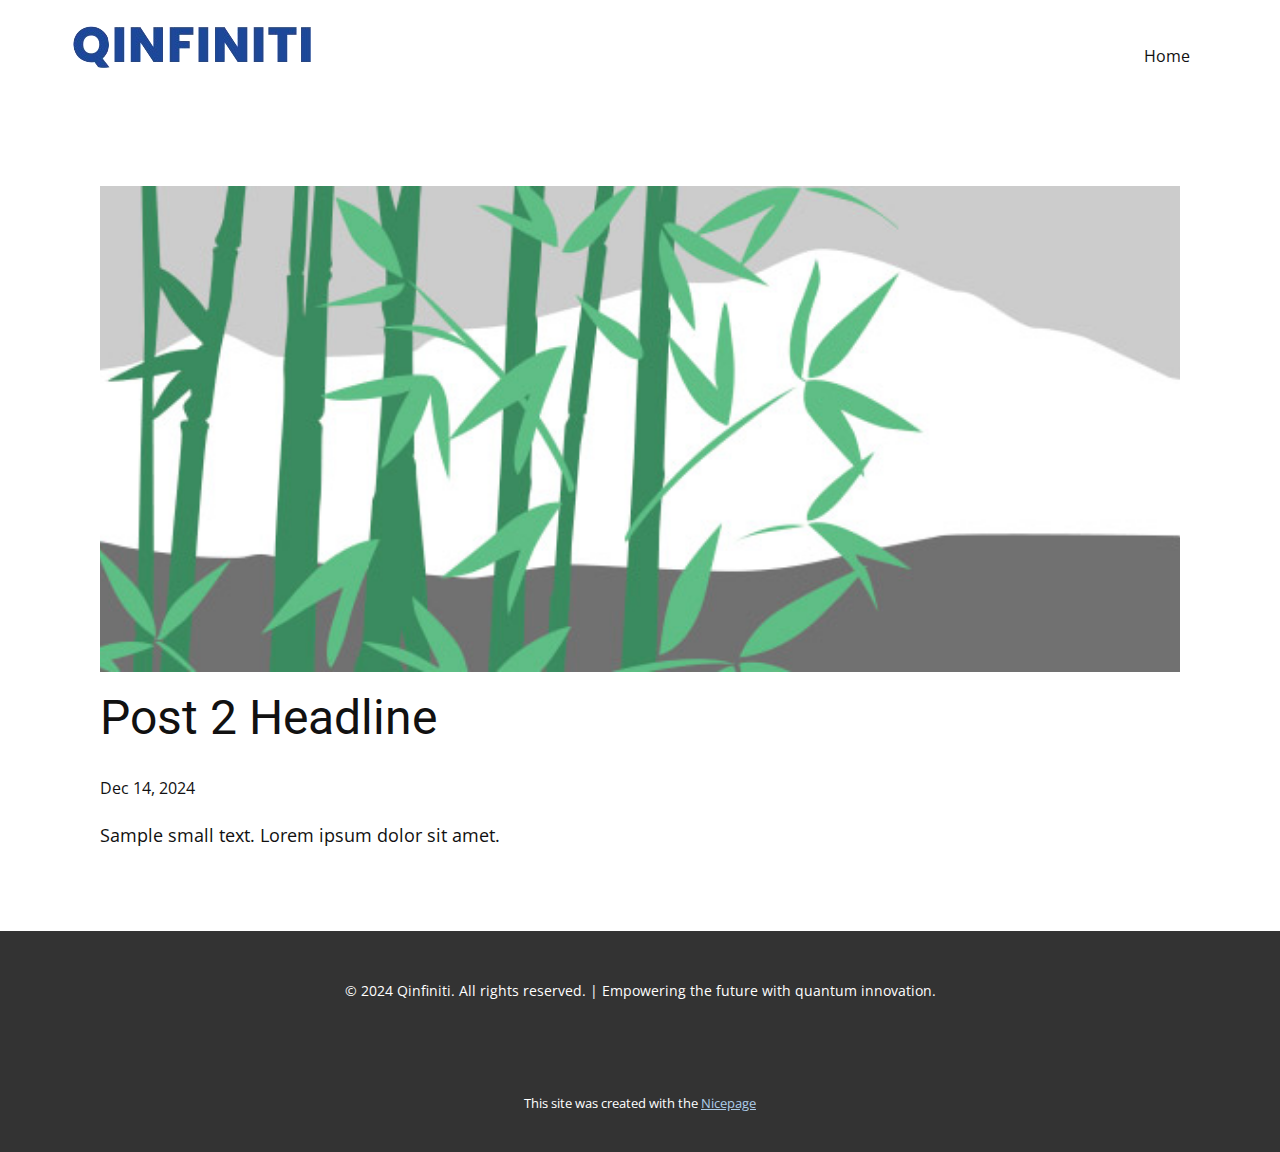
<file: blog/post-1.html>
<!DOCTYPE html>
<html style="font-size: 16px;" lang="en"><head>
    <meta name="viewport" content="width=device-width, initial-scale=1.0">
    <meta charset="utf-8">
    <meta name="keywords" content="Post 1 Headline">
    <meta name="description" content="">
    <title>Post 2 Headline</title>
    <link rel="stylesheet" href="../nicepage.css" media="screen">
<link rel="stylesheet" href="../Post-Template.css" media="screen">
    <script class="u-script" type="text/javascript" src="../jquery.js" defer=""></script>
    <script class="u-script" type="text/javascript" src="../nicepage.js" defer=""></script>
    <meta name="generator" content="Nicepage 7.1.0, nicepage.com">
    <link id="u-theme-google-font" rel="stylesheet" href="https://fonts.googleapis.com/css?family=Roboto:100,100i,300,300i,400,400i,500,500i,700,700i,900,900i|Open+Sans:300,300i,400,400i,500,500i,600,600i,700,700i,800,800i">
    
    
    
    <script type="application/ld+json">{
		"@context": "http://schema.org",
		"@type": "Organization",
		"name": "",
		"logo": "images/logo.png"
}</script>
    <meta name="theme-color" content="#478ac9">
  <meta data-intl-tel-input-cdn-path="intlTelInput/"></head>
  <body data-path-to-root="./" data-include-products="false" class="u-body u-xl-mode" data-lang="en"><header class="u-clearfix u-header u-header" id="sec-2166"><div class="u-clearfix u-sheet u-valign-middle u-sheet-1">
        <a href="#" class="u-image u-logo u-image-1" data-image-width="246" data-image-height="48">
          <img src="../images/logo.png" class="u-logo-image u-logo-image-1">
        </a>
        <nav class="u-menu u-menu-one-level u-offcanvas u-menu-1">
          <div class="menu-collapse" style="font-size: 1rem; letter-spacing: 0px;">
            <a class="u-button-style u-custom-left-right-menu-spacing u-custom-padding-bottom u-custom-top-bottom-menu-spacing u-hamburger-link u-nav-link u-text-active-palette-1-base u-text-hover-palette-2-base" href="#">
              <svg class="u-svg-link" viewBox="0 0 24 24"><use xlink:href="#menu-hamburger"></use></svg>
              <svg class="u-svg-content" version="1.1" id="menu-hamburger" viewBox="0 0 16 16" x="0px" y="0px" xmlns:xlink="http://www.w3.org/1999/xlink" xmlns="http://www.w3.org/2000/svg"><g><rect y="1" width="16" height="2"></rect><rect y="7" width="16" height="2"></rect><rect y="13" width="16" height="2"></rect>
</g></svg>
            </a>
          </div>
          <div class="u-custom-menu u-nav-container">
            <ul class="u-nav u-unstyled u-nav-1"><li class="u-nav-item"><a class="u-button-style u-nav-link u-text-active-palette-1-base u-text-hover-palette-2-base" href="../" style="padding: 10px 20px;">Home</a>
</li></ul>
          </div>
          <div class="u-custom-menu u-nav-container-collapse">
            <div class="u-black u-container-style u-inner-container-layout u-opacity u-opacity-95 u-sidenav">
              <div class="u-inner-container-layout u-sidenav-overflow">
                <div class="u-menu-close"></div>
                <ul class="u-align-center u-nav u-popupmenu-items u-unstyled u-nav-2"><li class="u-nav-item"><a class="u-button-style u-nav-link" href="../">Home</a>
</li></ul>
              </div>
            </div>
            <div class="u-black u-menu-overlay u-opacity u-opacity-70"></div>
          </div>
        </nav>
      </div></header>
    <section class="u-align-center u-clearfix u-container-align-center u-section-1" id="sec-d500">
      <div class="u-clearfix u-sheet u-valign-middle-md u-valign-middle-sm u-valign-middle-xs u-sheet-1"><!--post_details--><!--post_details_options_json--><!--{"source":""}--><!--/post_details_options_json--><!--blog_post-->
        <div class="u-container-style u-expanded-width u-post-details u-post-details-1">
          <div class="u-container-layout u-valign-middle u-container-layout-1"><!--blog_post_image-->
            <img alt="" class="u-blog-control u-expanded-width u-image u-image-default u-image-1" src="../images/68f64b9d.jpeg"><!--/blog_post_image--><!--blog_post_header-->
            <h2 class="u-blog-control u-text u-text-1">Post 2 Headline</h2><!--/blog_post_header--><!--blog_post_metadata-->
            <div class="u-blog-control u-metadata u-metadata-1"><!--blog_post_metadata_date-->
              <span class="u-meta-date u-meta-icon">Dec 14, 2024</span><!--/blog_post_metadata_date--><!--blog_post_metadata_category-->
              <!--/blog_post_metadata_category--><!--blog_post_metadata_comments-->
              <!--/blog_post_metadata_comments-->
            </div><!--/blog_post_metadata--><!--blog_post_content-->
            <div class="u-align-justify u-blog-control u-post-content u-text u-text-2 fr-view">
  <p>Sample small text. Lorem ipsum dolor sit amet.</p>
  </div><!--/blog_post_content-->
          </div>
        </div><!--/blog_post--><!--/post_details-->
      </div>
    </section>
    
    
    
    <footer class="u-align-center u-clearfix u-container-align-center u-footer u-grey-80 u-footer" id="sec-8e0b"><div class="u-clearfix u-sheet u-sheet-1">
        <p class="u-align-center u-small-text u-text u-text-variant u-text-1"> © 2024 Qinfiniti. All rights reserved. | Empowering the future with quantum innovation.</p>
      </div></footer>
    <section class="u-backlink u-clearfix u-grey-80">
      <p class="u-text">
        <span>This site was created with the </span>
        <a class="u-link" href="https://nicepage.com/" target="_blank" rel="nofollow">
          <span>Nicepage</span>
        </a>
      </p>
    </section>
  
</body></html>
</file>
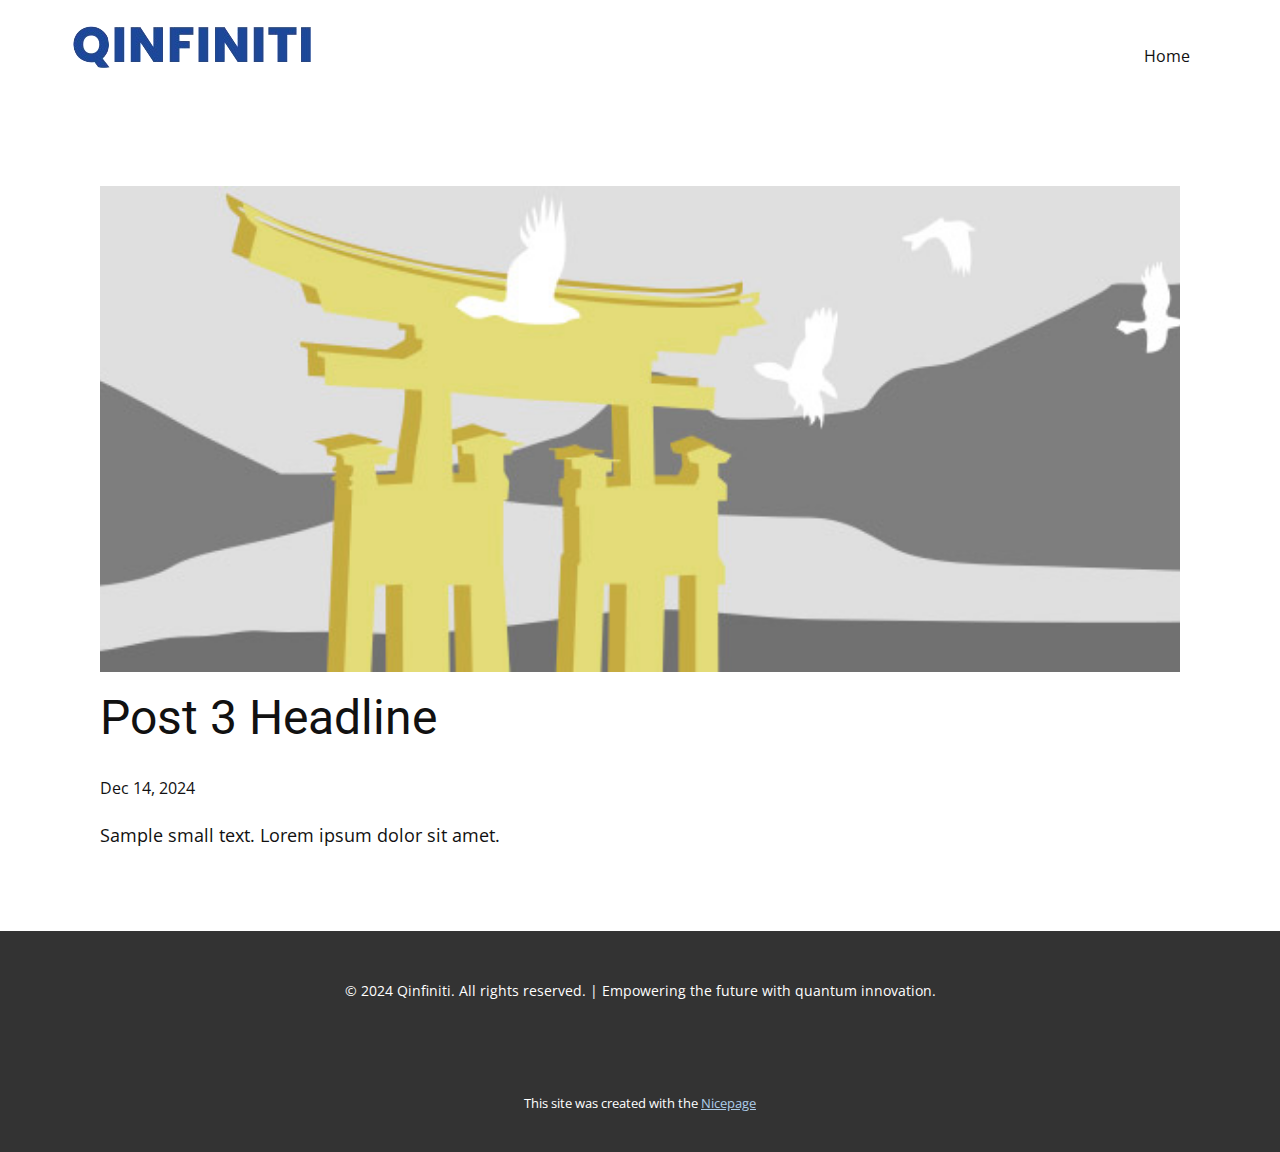
<file: blog/post-2.html>
<!DOCTYPE html>
<html style="font-size: 16px;" lang="en"><head>
    <meta name="viewport" content="width=device-width, initial-scale=1.0">
    <meta charset="utf-8">
    <meta name="keywords" content="Post 1 Headline">
    <meta name="description" content="">
    <title>Post 3 Headline</title>
    <link rel="stylesheet" href="../nicepage.css" media="screen">
<link rel="stylesheet" href="../Post-Template.css" media="screen">
    <script class="u-script" type="text/javascript" src="../jquery.js" defer=""></script>
    <script class="u-script" type="text/javascript" src="../nicepage.js" defer=""></script>
    <meta name="generator" content="Nicepage 7.1.0, nicepage.com">
    <link id="u-theme-google-font" rel="stylesheet" href="https://fonts.googleapis.com/css?family=Roboto:100,100i,300,300i,400,400i,500,500i,700,700i,900,900i|Open+Sans:300,300i,400,400i,500,500i,600,600i,700,700i,800,800i">
    
    
    
    <script type="application/ld+json">{
		"@context": "http://schema.org",
		"@type": "Organization",
		"name": "",
		"logo": "images/logo.png"
}</script>
    <meta name="theme-color" content="#478ac9">
  <meta data-intl-tel-input-cdn-path="intlTelInput/"></head>
  <body data-path-to-root="./" data-include-products="false" class="u-body u-xl-mode" data-lang="en"><header class="u-clearfix u-header u-header" id="sec-2166"><div class="u-clearfix u-sheet u-valign-middle u-sheet-1">
        <a href="#" class="u-image u-logo u-image-1" data-image-width="246" data-image-height="48">
          <img src="../images/logo.png" class="u-logo-image u-logo-image-1">
        </a>
        <nav class="u-menu u-menu-one-level u-offcanvas u-menu-1">
          <div class="menu-collapse" style="font-size: 1rem; letter-spacing: 0px;">
            <a class="u-button-style u-custom-left-right-menu-spacing u-custom-padding-bottom u-custom-top-bottom-menu-spacing u-hamburger-link u-nav-link u-text-active-palette-1-base u-text-hover-palette-2-base" href="#">
              <svg class="u-svg-link" viewBox="0 0 24 24"><use xlink:href="#menu-hamburger"></use></svg>
              <svg class="u-svg-content" version="1.1" id="menu-hamburger" viewBox="0 0 16 16" x="0px" y="0px" xmlns:xlink="http://www.w3.org/1999/xlink" xmlns="http://www.w3.org/2000/svg"><g><rect y="1" width="16" height="2"></rect><rect y="7" width="16" height="2"></rect><rect y="13" width="16" height="2"></rect>
</g></svg>
            </a>
          </div>
          <div class="u-custom-menu u-nav-container">
            <ul class="u-nav u-unstyled u-nav-1"><li class="u-nav-item"><a class="u-button-style u-nav-link u-text-active-palette-1-base u-text-hover-palette-2-base" href="../" style="padding: 10px 20px;">Home</a>
</li></ul>
          </div>
          <div class="u-custom-menu u-nav-container-collapse">
            <div class="u-black u-container-style u-inner-container-layout u-opacity u-opacity-95 u-sidenav">
              <div class="u-inner-container-layout u-sidenav-overflow">
                <div class="u-menu-close"></div>
                <ul class="u-align-center u-nav u-popupmenu-items u-unstyled u-nav-2"><li class="u-nav-item"><a class="u-button-style u-nav-link" href="../">Home</a>
</li></ul>
              </div>
            </div>
            <div class="u-black u-menu-overlay u-opacity u-opacity-70"></div>
          </div>
        </nav>
      </div></header>
    <section class="u-align-center u-clearfix u-container-align-center u-section-1" id="sec-d500">
      <div class="u-clearfix u-sheet u-valign-middle-md u-valign-middle-sm u-valign-middle-xs u-sheet-1"><!--post_details--><!--post_details_options_json--><!--{"source":""}--><!--/post_details_options_json--><!--blog_post-->
        <div class="u-container-style u-expanded-width u-post-details u-post-details-1">
          <div class="u-container-layout u-valign-middle u-container-layout-1"><!--blog_post_image-->
            <img alt="" class="u-blog-control u-expanded-width u-image u-image-default u-image-1" src="../images/8ad73f3c.jpeg"><!--/blog_post_image--><!--blog_post_header-->
            <h2 class="u-blog-control u-text u-text-1">Post 3 Headline</h2><!--/blog_post_header--><!--blog_post_metadata-->
            <div class="u-blog-control u-metadata u-metadata-1"><!--blog_post_metadata_date-->
              <span class="u-meta-date u-meta-icon">Dec 14, 2024</span><!--/blog_post_metadata_date--><!--blog_post_metadata_category-->
              <!--/blog_post_metadata_category--><!--blog_post_metadata_comments-->
              <!--/blog_post_metadata_comments-->
            </div><!--/blog_post_metadata--><!--blog_post_content-->
            <div class="u-align-justify u-blog-control u-post-content u-text u-text-2 fr-view">
  <p>Sample small text. Lorem ipsum dolor sit amet.</p>
  </div><!--/blog_post_content-->
          </div>
        </div><!--/blog_post--><!--/post_details-->
      </div>
    </section>
    
    
    
    <footer class="u-align-center u-clearfix u-container-align-center u-footer u-grey-80 u-footer" id="sec-8e0b"><div class="u-clearfix u-sheet u-sheet-1">
        <p class="u-align-center u-small-text u-text u-text-variant u-text-1"> © 2024 Qinfiniti. All rights reserved. | Empowering the future with quantum innovation.</p>
      </div></footer>
    <section class="u-backlink u-clearfix u-grey-80">
      <p class="u-text">
        <span>This site was created with the </span>
        <a class="u-link" href="https://nicepage.com/" target="_blank" rel="nofollow">
          <span>Nicepage</span>
        </a>
      </p>
    </section>
  
</body></html>
</file>
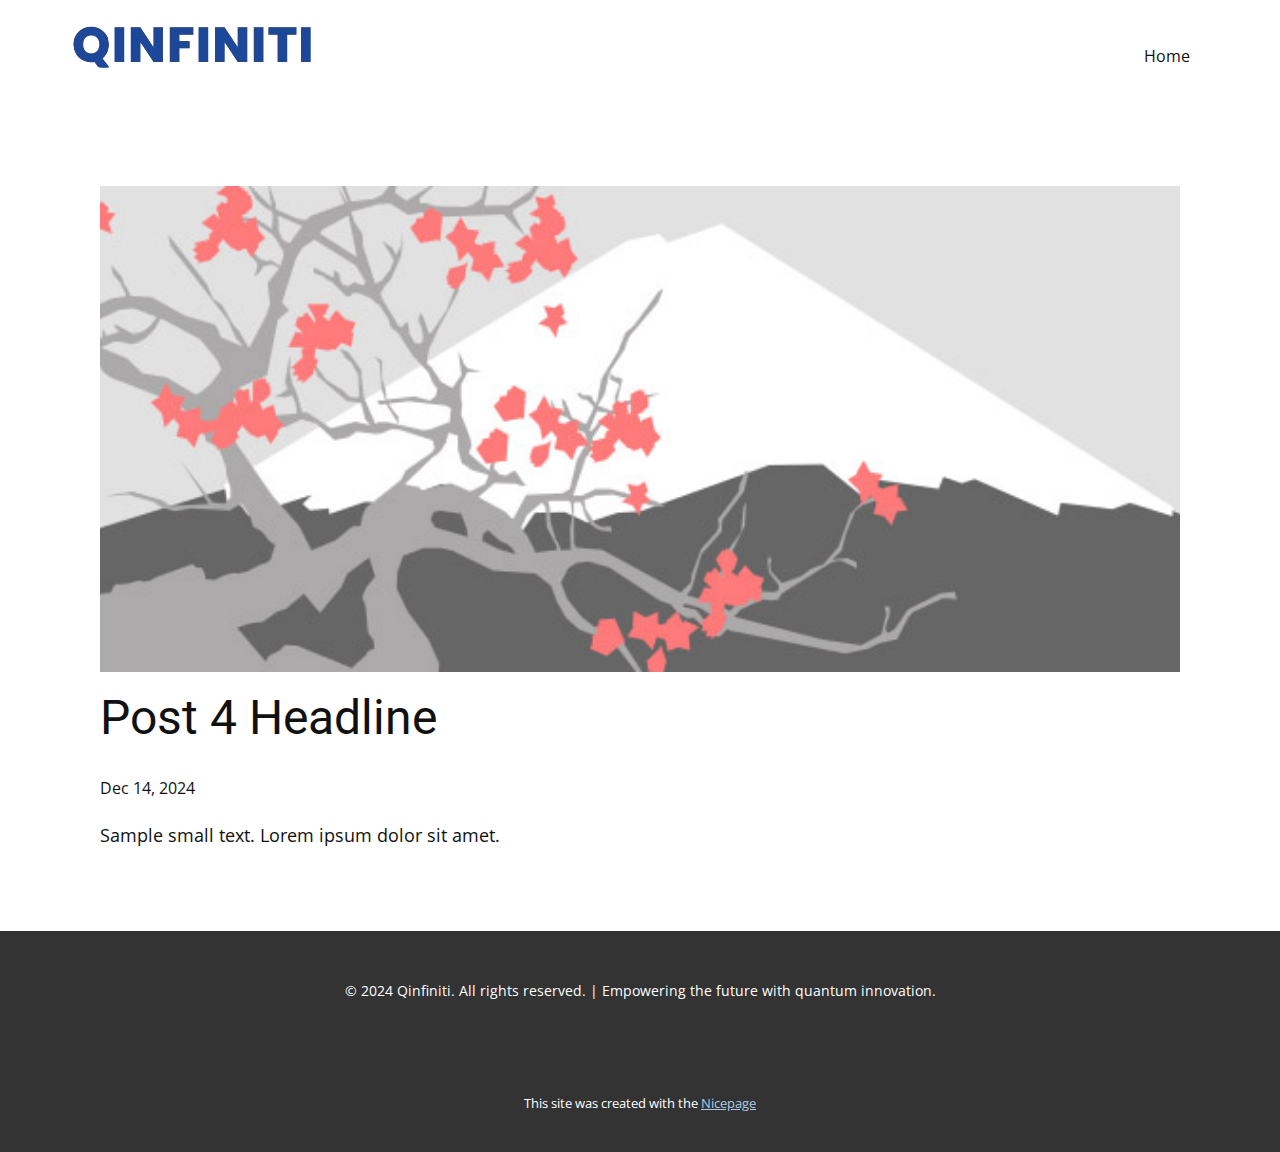
<file: blog/post-3.html>
<!DOCTYPE html>
<html style="font-size: 16px;" lang="en"><head>
    <meta name="viewport" content="width=device-width, initial-scale=1.0">
    <meta charset="utf-8">
    <meta name="keywords" content="Post 1 Headline">
    <meta name="description" content="">
    <title>Post 4 Headline</title>
    <link rel="stylesheet" href="../nicepage.css" media="screen">
<link rel="stylesheet" href="../Post-Template.css" media="screen">
    <script class="u-script" type="text/javascript" src="../jquery.js" defer=""></script>
    <script class="u-script" type="text/javascript" src="../nicepage.js" defer=""></script>
    <meta name="generator" content="Nicepage 7.1.0, nicepage.com">
    <link id="u-theme-google-font" rel="stylesheet" href="https://fonts.googleapis.com/css?family=Roboto:100,100i,300,300i,400,400i,500,500i,700,700i,900,900i|Open+Sans:300,300i,400,400i,500,500i,600,600i,700,700i,800,800i">
    
    
    
    <script type="application/ld+json">{
		"@context": "http://schema.org",
		"@type": "Organization",
		"name": "",
		"logo": "images/logo.png"
}</script>
    <meta name="theme-color" content="#478ac9">
  <meta data-intl-tel-input-cdn-path="intlTelInput/"></head>
  <body data-path-to-root="./" data-include-products="false" class="u-body u-xl-mode" data-lang="en"><header class="u-clearfix u-header u-header" id="sec-2166"><div class="u-clearfix u-sheet u-valign-middle u-sheet-1">
        <a href="#" class="u-image u-logo u-image-1" data-image-width="246" data-image-height="48">
          <img src="../images/logo.png" class="u-logo-image u-logo-image-1">
        </a>
        <nav class="u-menu u-menu-one-level u-offcanvas u-menu-1">
          <div class="menu-collapse" style="font-size: 1rem; letter-spacing: 0px;">
            <a class="u-button-style u-custom-left-right-menu-spacing u-custom-padding-bottom u-custom-top-bottom-menu-spacing u-hamburger-link u-nav-link u-text-active-palette-1-base u-text-hover-palette-2-base" href="#">
              <svg class="u-svg-link" viewBox="0 0 24 24"><use xlink:href="#menu-hamburger"></use></svg>
              <svg class="u-svg-content" version="1.1" id="menu-hamburger" viewBox="0 0 16 16" x="0px" y="0px" xmlns:xlink="http://www.w3.org/1999/xlink" xmlns="http://www.w3.org/2000/svg"><g><rect y="1" width="16" height="2"></rect><rect y="7" width="16" height="2"></rect><rect y="13" width="16" height="2"></rect>
</g></svg>
            </a>
          </div>
          <div class="u-custom-menu u-nav-container">
            <ul class="u-nav u-unstyled u-nav-1"><li class="u-nav-item"><a class="u-button-style u-nav-link u-text-active-palette-1-base u-text-hover-palette-2-base" href="../" style="padding: 10px 20px;">Home</a>
</li></ul>
          </div>
          <div class="u-custom-menu u-nav-container-collapse">
            <div class="u-black u-container-style u-inner-container-layout u-opacity u-opacity-95 u-sidenav">
              <div class="u-inner-container-layout u-sidenav-overflow">
                <div class="u-menu-close"></div>
                <ul class="u-align-center u-nav u-popupmenu-items u-unstyled u-nav-2"><li class="u-nav-item"><a class="u-button-style u-nav-link" href="../">Home</a>
</li></ul>
              </div>
            </div>
            <div class="u-black u-menu-overlay u-opacity u-opacity-70"></div>
          </div>
        </nav>
      </div></header>
    <section class="u-align-center u-clearfix u-container-align-center u-section-1" id="sec-d500">
      <div class="u-clearfix u-sheet u-valign-middle-md u-valign-middle-sm u-valign-middle-xs u-sheet-1"><!--post_details--><!--post_details_options_json--><!--{"source":""}--><!--/post_details_options_json--><!--blog_post-->
        <div class="u-container-style u-expanded-width u-post-details u-post-details-1">
          <div class="u-container-layout u-valign-middle u-container-layout-1"><!--blog_post_image-->
            <img alt="" class="u-blog-control u-expanded-width u-image u-image-default u-image-1" src="../images/0fd3416c.jpeg"><!--/blog_post_image--><!--blog_post_header-->
            <h2 class="u-blog-control u-text u-text-1">Post 4 Headline</h2><!--/blog_post_header--><!--blog_post_metadata-->
            <div class="u-blog-control u-metadata u-metadata-1"><!--blog_post_metadata_date-->
              <span class="u-meta-date u-meta-icon">Dec 14, 2024</span><!--/blog_post_metadata_date--><!--blog_post_metadata_category-->
              <!--/blog_post_metadata_category--><!--blog_post_metadata_comments-->
              <!--/blog_post_metadata_comments-->
            </div><!--/blog_post_metadata--><!--blog_post_content-->
            <div class="u-align-justify u-blog-control u-post-content u-text u-text-2 fr-view">
  <p>Sample small text. Lorem ipsum dolor sit amet.</p>
  </div><!--/blog_post_content-->
          </div>
        </div><!--/blog_post--><!--/post_details-->
      </div>
    </section>
    
    
    
    <footer class="u-align-center u-clearfix u-container-align-center u-footer u-grey-80 u-footer" id="sec-8e0b"><div class="u-clearfix u-sheet u-sheet-1">
        <p class="u-align-center u-small-text u-text u-text-variant u-text-1"> © 2024 Qinfiniti. All rights reserved. | Empowering the future with quantum innovation.</p>
      </div></footer>
    <section class="u-backlink u-clearfix u-grey-80">
      <p class="u-text">
        <span>This site was created with the </span>
        <a class="u-link" href="https://nicepage.com/" target="_blank" rel="nofollow">
          <span>Nicepage</span>
        </a>
      </p>
    </section>
  
</body></html>
</file>
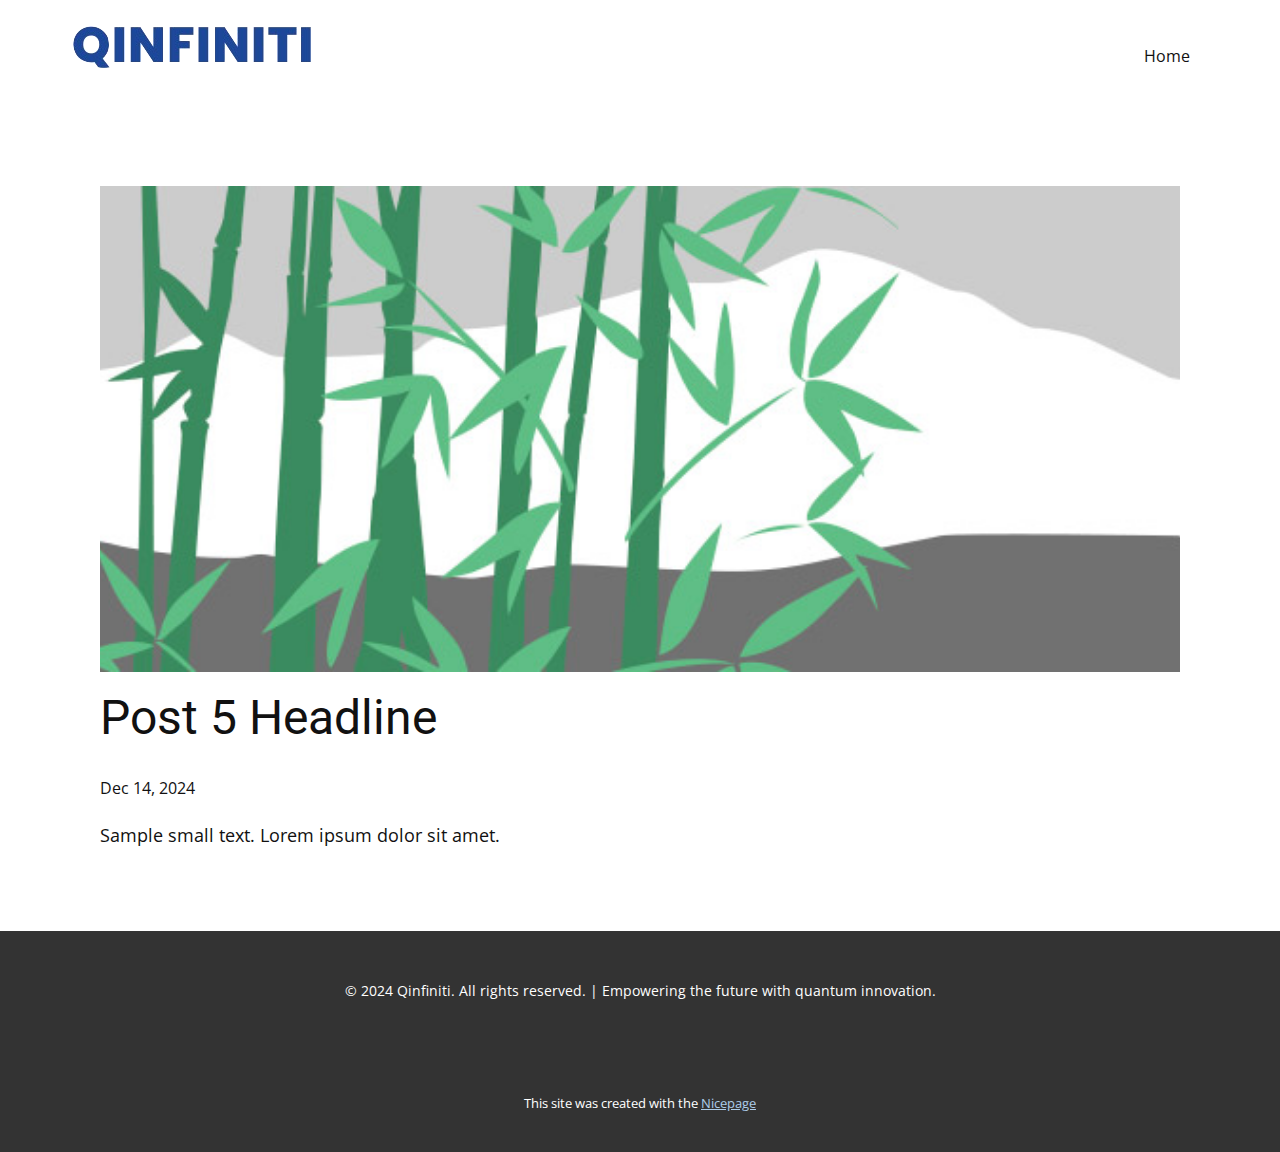
<file: blog/post-4.html>
<!DOCTYPE html>
<html style="font-size: 16px;" lang="en"><head>
    <meta name="viewport" content="width=device-width, initial-scale=1.0">
    <meta charset="utf-8">
    <meta name="keywords" content="Post 1 Headline">
    <meta name="description" content="">
    <title>Post 5 Headline</title>
    <link rel="stylesheet" href="../nicepage.css" media="screen">
<link rel="stylesheet" href="../Post-Template.css" media="screen">
    <script class="u-script" type="text/javascript" src="../jquery.js" defer=""></script>
    <script class="u-script" type="text/javascript" src="../nicepage.js" defer=""></script>
    <meta name="generator" content="Nicepage 7.1.0, nicepage.com">
    <link id="u-theme-google-font" rel="stylesheet" href="https://fonts.googleapis.com/css?family=Roboto:100,100i,300,300i,400,400i,500,500i,700,700i,900,900i|Open+Sans:300,300i,400,400i,500,500i,600,600i,700,700i,800,800i">
    
    
    
    <script type="application/ld+json">{
		"@context": "http://schema.org",
		"@type": "Organization",
		"name": "",
		"logo": "images/logo.png"
}</script>
    <meta name="theme-color" content="#478ac9">
  <meta data-intl-tel-input-cdn-path="intlTelInput/"></head>
  <body data-path-to-root="./" data-include-products="false" class="u-body u-xl-mode" data-lang="en"><header class="u-clearfix u-header u-header" id="sec-2166"><div class="u-clearfix u-sheet u-valign-middle u-sheet-1">
        <a href="#" class="u-image u-logo u-image-1" data-image-width="246" data-image-height="48">
          <img src="../images/logo.png" class="u-logo-image u-logo-image-1">
        </a>
        <nav class="u-menu u-menu-one-level u-offcanvas u-menu-1">
          <div class="menu-collapse" style="font-size: 1rem; letter-spacing: 0px;">
            <a class="u-button-style u-custom-left-right-menu-spacing u-custom-padding-bottom u-custom-top-bottom-menu-spacing u-hamburger-link u-nav-link u-text-active-palette-1-base u-text-hover-palette-2-base" href="#">
              <svg class="u-svg-link" viewBox="0 0 24 24"><use xlink:href="#menu-hamburger"></use></svg>
              <svg class="u-svg-content" version="1.1" id="menu-hamburger" viewBox="0 0 16 16" x="0px" y="0px" xmlns:xlink="http://www.w3.org/1999/xlink" xmlns="http://www.w3.org/2000/svg"><g><rect y="1" width="16" height="2"></rect><rect y="7" width="16" height="2"></rect><rect y="13" width="16" height="2"></rect>
</g></svg>
            </a>
          </div>
          <div class="u-custom-menu u-nav-container">
            <ul class="u-nav u-unstyled u-nav-1"><li class="u-nav-item"><a class="u-button-style u-nav-link u-text-active-palette-1-base u-text-hover-palette-2-base" href="../" style="padding: 10px 20px;">Home</a>
</li></ul>
          </div>
          <div class="u-custom-menu u-nav-container-collapse">
            <div class="u-black u-container-style u-inner-container-layout u-opacity u-opacity-95 u-sidenav">
              <div class="u-inner-container-layout u-sidenav-overflow">
                <div class="u-menu-close"></div>
                <ul class="u-align-center u-nav u-popupmenu-items u-unstyled u-nav-2"><li class="u-nav-item"><a class="u-button-style u-nav-link" href="../">Home</a>
</li></ul>
              </div>
            </div>
            <div class="u-black u-menu-overlay u-opacity u-opacity-70"></div>
          </div>
        </nav>
      </div></header>
    <section class="u-align-center u-clearfix u-container-align-center u-section-1" id="sec-d500">
      <div class="u-clearfix u-sheet u-valign-middle-md u-valign-middle-sm u-valign-middle-xs u-sheet-1"><!--post_details--><!--post_details_options_json--><!--{"source":""}--><!--/post_details_options_json--><!--blog_post-->
        <div class="u-container-style u-expanded-width u-post-details u-post-details-1">
          <div class="u-container-layout u-valign-middle u-container-layout-1"><!--blog_post_image-->
            <img alt="" class="u-blog-control u-expanded-width u-image u-image-default u-image-1" src="../images/68f64b9d.jpeg"><!--/blog_post_image--><!--blog_post_header-->
            <h2 class="u-blog-control u-text u-text-1">Post 5 Headline</h2><!--/blog_post_header--><!--blog_post_metadata-->
            <div class="u-blog-control u-metadata u-metadata-1"><!--blog_post_metadata_date-->
              <span class="u-meta-date u-meta-icon">Dec 14, 2024</span><!--/blog_post_metadata_date--><!--blog_post_metadata_category-->
              <!--/blog_post_metadata_category--><!--blog_post_metadata_comments-->
              <!--/blog_post_metadata_comments-->
            </div><!--/blog_post_metadata--><!--blog_post_content-->
            <div class="u-align-justify u-blog-control u-post-content u-text u-text-2 fr-view">
  <p>Sample small text. Lorem ipsum dolor sit amet.</p>
  </div><!--/blog_post_content-->
          </div>
        </div><!--/blog_post--><!--/post_details-->
      </div>
    </section>
    
    
    
    <footer class="u-align-center u-clearfix u-container-align-center u-footer u-grey-80 u-footer" id="sec-8e0b"><div class="u-clearfix u-sheet u-sheet-1">
        <p class="u-align-center u-small-text u-text u-text-variant u-text-1"> © 2024 Qinfiniti. All rights reserved. | Empowering the future with quantum innovation.</p>
      </div></footer>
    <section class="u-backlink u-clearfix u-grey-80">
      <p class="u-text">
        <span>This site was created with the </span>
        <a class="u-link" href="https://nicepage.com/" target="_blank" rel="nofollow">
          <span>Nicepage</span>
        </a>
      </p>
    </section>
  
</body></html>
</file>
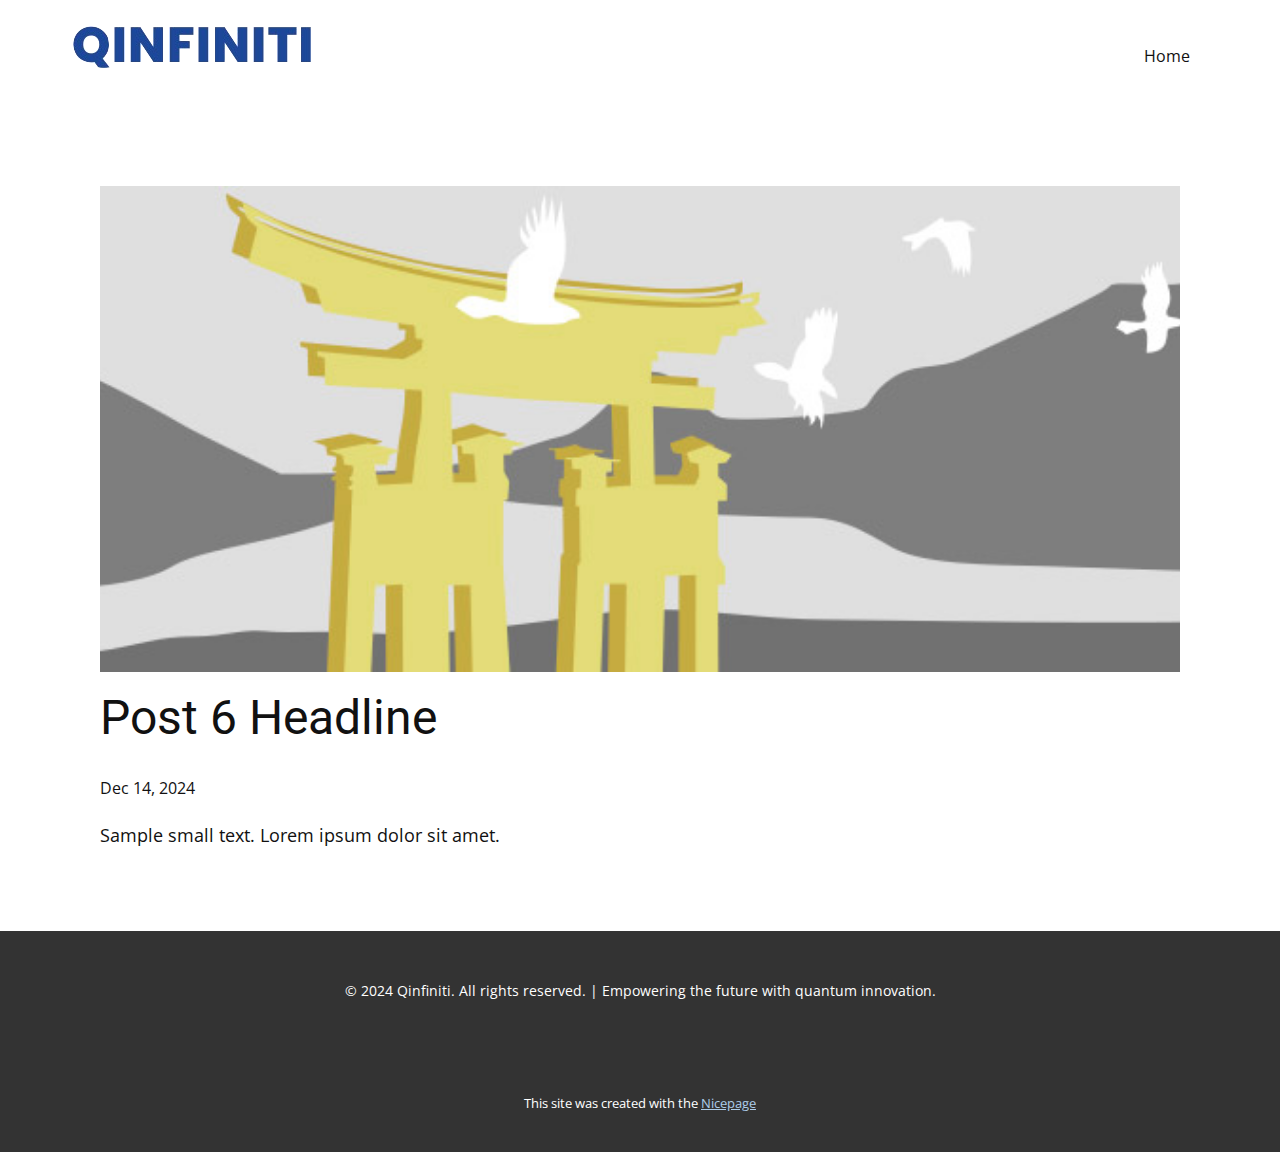
<file: blog/post-5.html>
<!DOCTYPE html>
<html style="font-size: 16px;" lang="en"><head>
    <meta name="viewport" content="width=device-width, initial-scale=1.0">
    <meta charset="utf-8">
    <meta name="keywords" content="Post 1 Headline">
    <meta name="description" content="">
    <title>Post 6 Headline</title>
    <link rel="stylesheet" href="../nicepage.css" media="screen">
<link rel="stylesheet" href="../Post-Template.css" media="screen">
    <script class="u-script" type="text/javascript" src="../jquery.js" defer=""></script>
    <script class="u-script" type="text/javascript" src="../nicepage.js" defer=""></script>
    <meta name="generator" content="Nicepage 7.1.0, nicepage.com">
    <link id="u-theme-google-font" rel="stylesheet" href="https://fonts.googleapis.com/css?family=Roboto:100,100i,300,300i,400,400i,500,500i,700,700i,900,900i|Open+Sans:300,300i,400,400i,500,500i,600,600i,700,700i,800,800i">
    
    
    
    <script type="application/ld+json">{
		"@context": "http://schema.org",
		"@type": "Organization",
		"name": "",
		"logo": "images/logo.png"
}</script>
    <meta name="theme-color" content="#478ac9">
  <meta data-intl-tel-input-cdn-path="intlTelInput/"></head>
  <body data-path-to-root="./" data-include-products="false" class="u-body u-xl-mode" data-lang="en"><header class="u-clearfix u-header u-header" id="sec-2166"><div class="u-clearfix u-sheet u-valign-middle u-sheet-1">
        <a href="#" class="u-image u-logo u-image-1" data-image-width="246" data-image-height="48">
          <img src="../images/logo.png" class="u-logo-image u-logo-image-1">
        </a>
        <nav class="u-menu u-menu-one-level u-offcanvas u-menu-1">
          <div class="menu-collapse" style="font-size: 1rem; letter-spacing: 0px;">
            <a class="u-button-style u-custom-left-right-menu-spacing u-custom-padding-bottom u-custom-top-bottom-menu-spacing u-hamburger-link u-nav-link u-text-active-palette-1-base u-text-hover-palette-2-base" href="#">
              <svg class="u-svg-link" viewBox="0 0 24 24"><use xlink:href="#menu-hamburger"></use></svg>
              <svg class="u-svg-content" version="1.1" id="menu-hamburger" viewBox="0 0 16 16" x="0px" y="0px" xmlns:xlink="http://www.w3.org/1999/xlink" xmlns="http://www.w3.org/2000/svg"><g><rect y="1" width="16" height="2"></rect><rect y="7" width="16" height="2"></rect><rect y="13" width="16" height="2"></rect>
</g></svg>
            </a>
          </div>
          <div class="u-custom-menu u-nav-container">
            <ul class="u-nav u-unstyled u-nav-1"><li class="u-nav-item"><a class="u-button-style u-nav-link u-text-active-palette-1-base u-text-hover-palette-2-base" href="../" style="padding: 10px 20px;">Home</a>
</li></ul>
          </div>
          <div class="u-custom-menu u-nav-container-collapse">
            <div class="u-black u-container-style u-inner-container-layout u-opacity u-opacity-95 u-sidenav">
              <div class="u-inner-container-layout u-sidenav-overflow">
                <div class="u-menu-close"></div>
                <ul class="u-align-center u-nav u-popupmenu-items u-unstyled u-nav-2"><li class="u-nav-item"><a class="u-button-style u-nav-link" href="../">Home</a>
</li></ul>
              </div>
            </div>
            <div class="u-black u-menu-overlay u-opacity u-opacity-70"></div>
          </div>
        </nav>
      </div></header>
    <section class="u-align-center u-clearfix u-container-align-center u-section-1" id="sec-d500">
      <div class="u-clearfix u-sheet u-valign-middle-md u-valign-middle-sm u-valign-middle-xs u-sheet-1"><!--post_details--><!--post_details_options_json--><!--{"source":""}--><!--/post_details_options_json--><!--blog_post-->
        <div class="u-container-style u-expanded-width u-post-details u-post-details-1">
          <div class="u-container-layout u-valign-middle u-container-layout-1"><!--blog_post_image-->
            <img alt="" class="u-blog-control u-expanded-width u-image u-image-default u-image-1" src="../images/8ad73f3c.jpeg"><!--/blog_post_image--><!--blog_post_header-->
            <h2 class="u-blog-control u-text u-text-1">Post 6 Headline</h2><!--/blog_post_header--><!--blog_post_metadata-->
            <div class="u-blog-control u-metadata u-metadata-1"><!--blog_post_metadata_date-->
              <span class="u-meta-date u-meta-icon">Dec 14, 2024</span><!--/blog_post_metadata_date--><!--blog_post_metadata_category-->
              <!--/blog_post_metadata_category--><!--blog_post_metadata_comments-->
              <!--/blog_post_metadata_comments-->
            </div><!--/blog_post_metadata--><!--blog_post_content-->
            <div class="u-align-justify u-blog-control u-post-content u-text u-text-2 fr-view">
  <p>Sample small text. Lorem ipsum dolor sit amet.</p>
  </div><!--/blog_post_content-->
          </div>
        </div><!--/blog_post--><!--/post_details-->
      </div>
    </section>
    
    
    
    <footer class="u-align-center u-clearfix u-container-align-center u-footer u-grey-80 u-footer" id="sec-8e0b"><div class="u-clearfix u-sheet u-sheet-1">
        <p class="u-align-center u-small-text u-text u-text-variant u-text-1"> © 2024 Qinfiniti. All rights reserved. | Empowering the future with quantum innovation.</p>
      </div></footer>
    <section class="u-backlink u-clearfix u-grey-80">
      <p class="u-text">
        <span>This site was created with the </span>
        <a class="u-link" href="https://nicepage.com/" target="_blank" rel="nofollow">
          <span>Nicepage</span>
        </a>
      </p>
    </section>
  
</body></html>
</file>
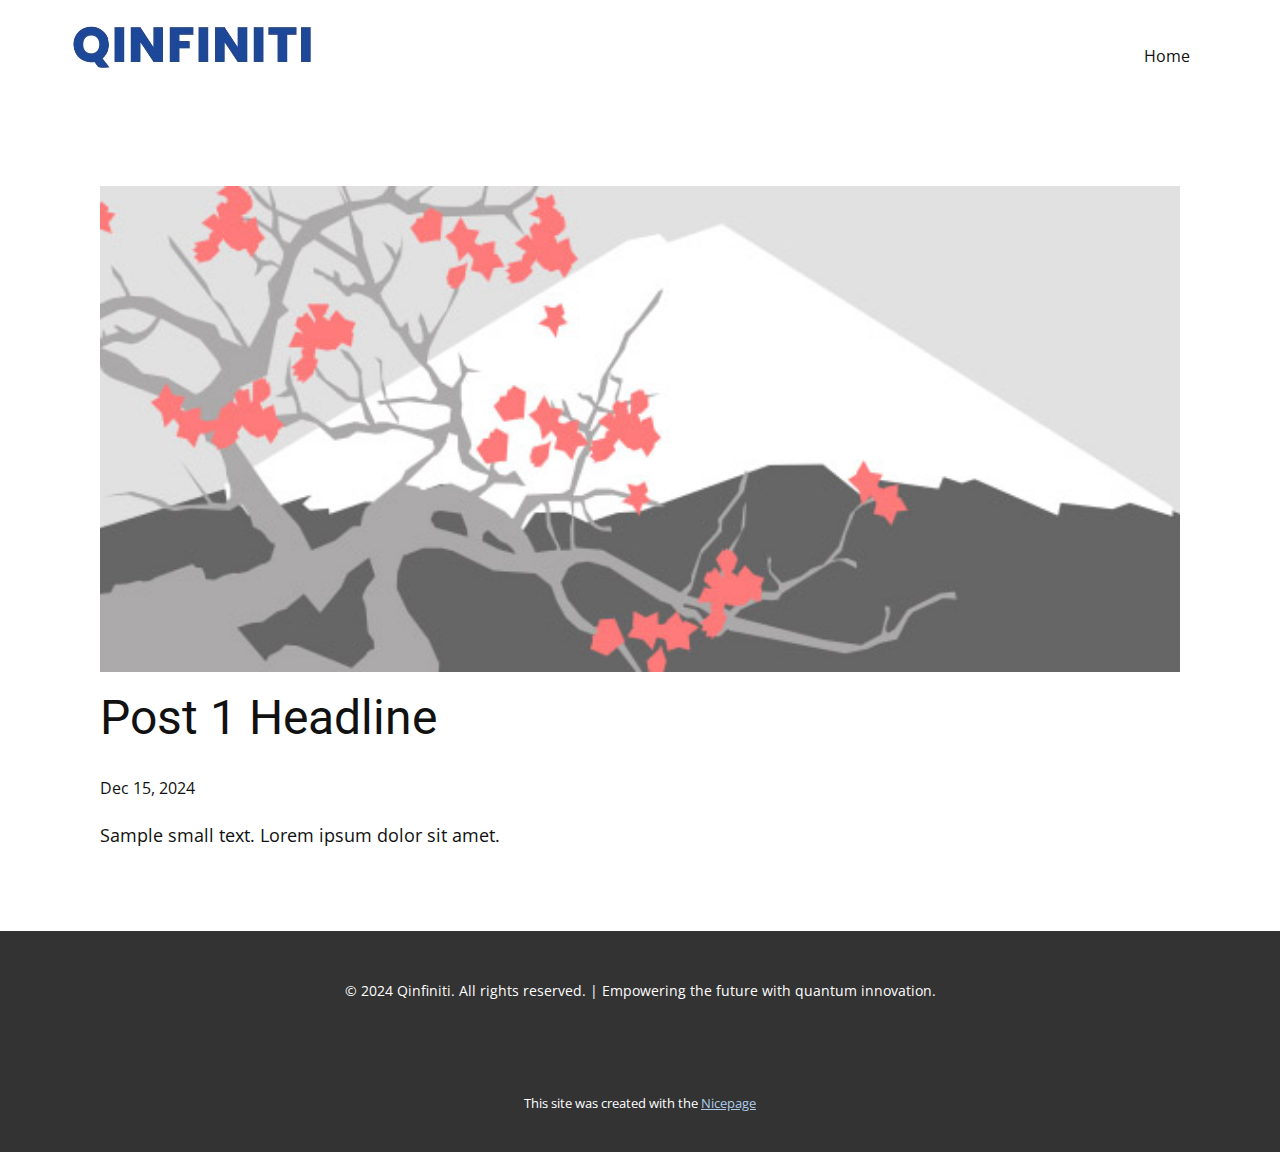
<file: blog/post.html>
<!DOCTYPE html>
<html style="font-size: 16px;" lang="en"><head>
    <meta name="viewport" content="width=device-width, initial-scale=1.0">
    <meta charset="utf-8">
    <meta name="keywords" content="Post 1 Headline">
    <meta name="description" content="">
    <title>Post 1 Headline</title>
    <link rel="stylesheet" href="../nicepage.css" media="screen">
<link rel="stylesheet" href="../Post-Template.css" media="screen">
    <script class="u-script" type="text/javascript" src="../jquery.js" defer=""></script>
    <script class="u-script" type="text/javascript" src="../nicepage.js" defer=""></script>
    <meta name="generator" content="Nicepage 7.1.0, nicepage.com">
    <link id="u-theme-google-font" rel="stylesheet" href="https://fonts.googleapis.com/css?family=Roboto:100,100i,300,300i,400,400i,500,500i,700,700i,900,900i|Open+Sans:300,300i,400,400i,500,500i,600,600i,700,700i,800,800i">
    
    
    
    <script type="application/ld+json">{
		"@context": "http://schema.org",
		"@type": "Organization",
		"name": "",
		"logo": "images/logo.png"
}</script>
    <meta name="theme-color" content="#478ac9">
  <meta data-intl-tel-input-cdn-path="intlTelInput/"></head>
  <body data-path-to-root="./" data-include-products="false" class="u-body u-xl-mode" data-lang="en"><header class="u-clearfix u-header u-header" id="sec-2166"><div class="u-clearfix u-sheet u-valign-middle u-sheet-1">
        <a href="#" class="u-image u-logo u-image-1" data-image-width="246" data-image-height="48">
          <img src="../images/logo.png" class="u-logo-image u-logo-image-1">
        </a>
        <nav class="u-menu u-menu-one-level u-offcanvas u-menu-1">
          <div class="menu-collapse" style="font-size: 1rem; letter-spacing: 0px;">
            <a class="u-button-style u-custom-left-right-menu-spacing u-custom-padding-bottom u-custom-top-bottom-menu-spacing u-hamburger-link u-nav-link u-text-active-palette-1-base u-text-hover-palette-2-base" href="#">
              <svg class="u-svg-link" viewBox="0 0 24 24"><use xlink:href="#menu-hamburger"></use></svg>
              <svg class="u-svg-content" version="1.1" id="menu-hamburger" viewBox="0 0 16 16" x="0px" y="0px" xmlns:xlink="http://www.w3.org/1999/xlink" xmlns="http://www.w3.org/2000/svg"><g><rect y="1" width="16" height="2"></rect><rect y="7" width="16" height="2"></rect><rect y="13" width="16" height="2"></rect>
</g></svg>
            </a>
          </div>
          <div class="u-custom-menu u-nav-container">
            <ul class="u-nav u-unstyled u-nav-1"><li class="u-nav-item"><a class="u-button-style u-nav-link u-text-active-palette-1-base u-text-hover-palette-2-base" href="../" style="padding: 10px 20px;">Home</a>
</li></ul>
          </div>
          <div class="u-custom-menu u-nav-container-collapse">
            <div class="u-black u-container-style u-inner-container-layout u-opacity u-opacity-95 u-sidenav">
              <div class="u-inner-container-layout u-sidenav-overflow">
                <div class="u-menu-close"></div>
                <ul class="u-align-center u-nav u-popupmenu-items u-unstyled u-nav-2"><li class="u-nav-item"><a class="u-button-style u-nav-link" href="../">Home</a>
</li></ul>
              </div>
            </div>
            <div class="u-black u-menu-overlay u-opacity u-opacity-70"></div>
          </div>
        </nav>
      </div></header>
    <section class="u-align-center u-clearfix u-container-align-center u-section-1" id="sec-d500">
      <div class="u-clearfix u-sheet u-valign-middle-md u-valign-middle-sm u-valign-middle-xs u-sheet-1"><!--post_details--><!--post_details_options_json--><!--{"source":""}--><!--/post_details_options_json--><!--blog_post-->
        <div class="u-container-style u-expanded-width u-post-details u-post-details-1">
          <div class="u-container-layout u-valign-middle u-container-layout-1"><!--blog_post_image-->
            <img alt="" class="u-blog-control u-expanded-width u-image u-image-default u-image-1" src="../images/0fd3416c.jpeg"><!--/blog_post_image--><!--blog_post_header-->
            <h2 class="u-blog-control u-text u-text-1">Post 1 Headline</h2><!--/blog_post_header--><!--blog_post_metadata-->
            <div class="u-blog-control u-metadata u-metadata-1"><!--blog_post_metadata_date-->
              <span class="u-meta-date u-meta-icon">Dec 15, 2024</span><!--/blog_post_metadata_date--><!--blog_post_metadata_category-->
              <!--/blog_post_metadata_category--><!--blog_post_metadata_comments-->
              <!--/blog_post_metadata_comments-->
            </div><!--/blog_post_metadata--><!--blog_post_content-->
            <div class="u-align-justify u-blog-control u-post-content u-text u-text-2 fr-view"><p>Sample small text. Lorem ipsum dolor sit amet.</p></div><!--/blog_post_content-->
          </div>
        </div><!--/blog_post--><!--/post_details-->
      </div>
    </section>
    
    
    
    <footer class="u-align-center u-clearfix u-container-align-center u-footer u-grey-80 u-footer" id="sec-8e0b"><div class="u-clearfix u-sheet u-sheet-1">
        <p class="u-align-center u-small-text u-text u-text-variant u-text-1"> © 2024 Qinfiniti. All rights reserved. | Empowering the future with quantum innovation.</p>
      </div></footer>
    <section class="u-backlink u-clearfix u-grey-80">
      <p class="u-text">
        <span>This site was created with the </span>
        <a class="u-link" href="https://nicepage.com/" target="_blank" rel="nofollow">
          <span>Nicepage</span>
        </a>
      </p>
    </section>
  
</body></html>
</file>
